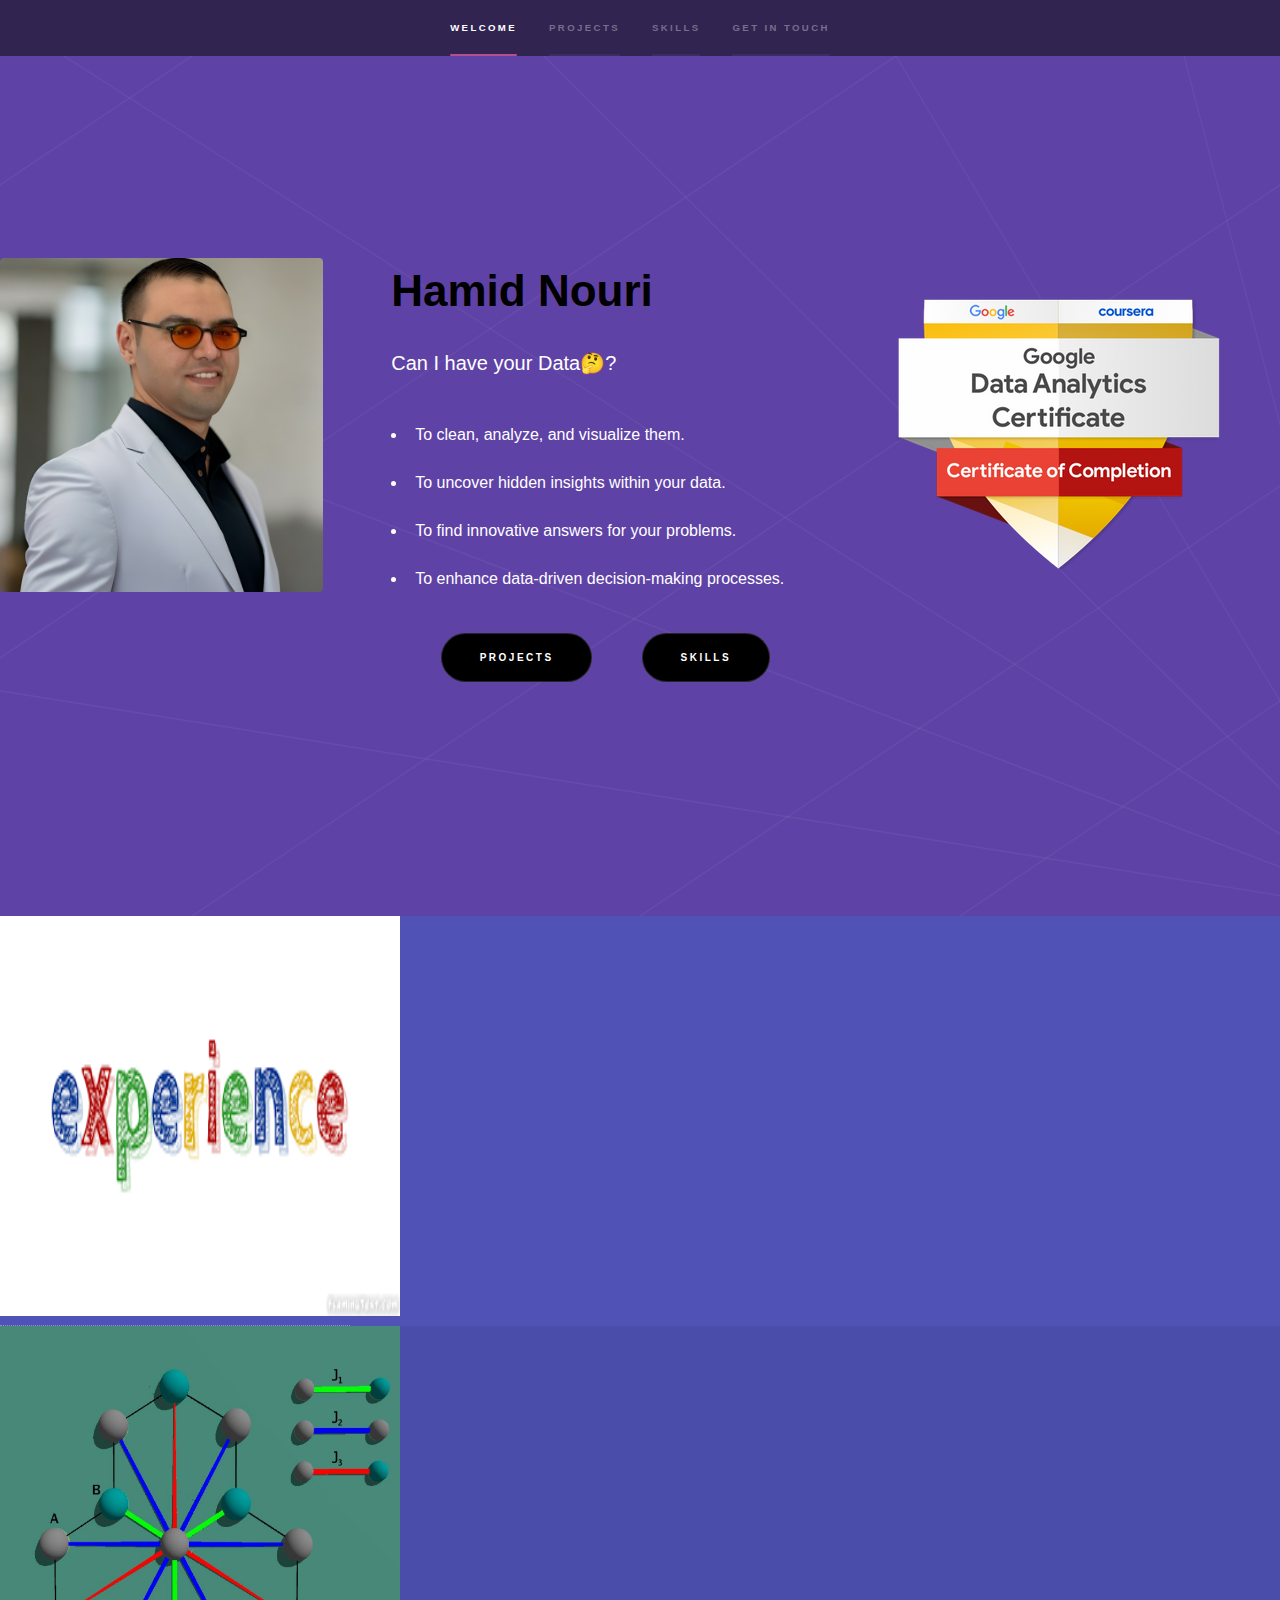
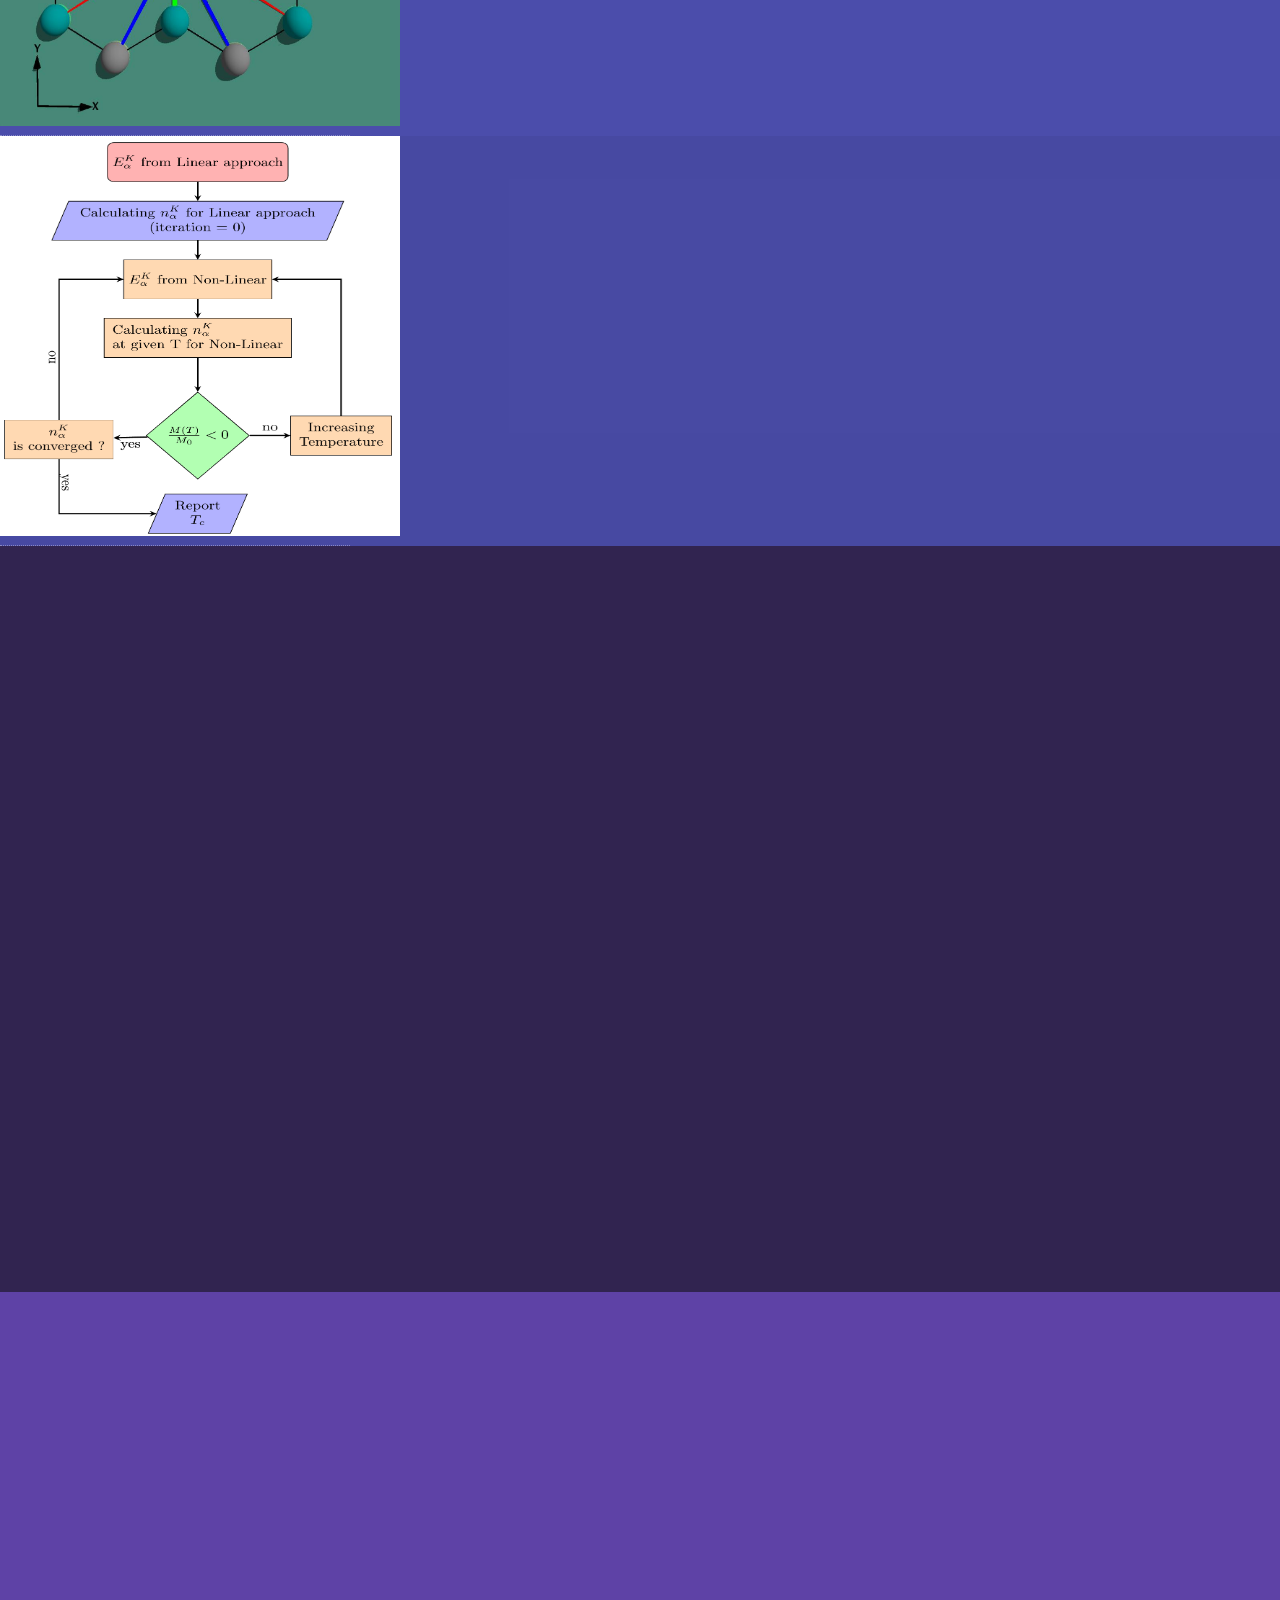
<file: index.html>
<!DOCTYPE HTML>
<!--
	Hyperspace by HTML5 UP
	html5up.net | @ajlkn
	Free for personal and commercial use under the CCA 3.0 license (html5up.net/license)
-->
<html>
	<head>
		<title>Hamid Nouri Portfolio</title>
		<meta charset="utf-8" />
		<meta name="viewport" content="width=device-width, initial-scale=1, user-scalable=no" />
		<link rel="stylesheet" href="assets/css/main.css" />
		<noscript><link rel="stylesheet" href="assets/css/noscript.css" /></noscript>
		<style>
			.black-text {
				color: black;
			}
		</style>
	</head>
	<body class="is-preload">

		<!-- Sidebar -->
			<section id="sidebar">
				<div class="inner">
					<nav>
						<ul>
							<li><a href="#intro">Welcome</a></li>
							<li><a href="#one">Projects</a></li>
							<li><a href="#two">Skills</a></li>
							<li><a href="#three">Get in touch</a></li>
						</ul>
					</nav>
				</div>
			</section>

		<!-- Wrapper -->
			<div id="wrapper">

				<!-- Intro -->
					<section id="intro" class="wrapper style1 fullscreen fade-up">
						<div class="row">

							<div class="column" style="float: left; width: 30%;">
								<a href="https://www.linkedin.com/in/hamidnourianalyst" class="image"><img src="images/Nouri_Hamid_BF4.jpg" alt="" data-position="center center" style="width: 88%;" /></a>
							</div>
							<div class="inner" style="float: right; width: 33%; margin-right: 5%;">
								<h1><span class="black-text">Hamid Nouri</span></h1>
								<p>
									<span style="color: white;">Can I have your Data🤔?</span>
									<ul style="color: white; list-style-type: disc;">
										<li style="margin-bottom: 20px;">To clean, analyze, and visualize them.</li>
										<li style="margin-bottom: 20px;">To uncover hidden insights within your data.</li>
										<li style="margin-bottom: 20px;">To find innovative answers for your problems.</li>
										<li style="margin-bottom: 20px;">To enhance data-driven decision-making processes.</li>
									</ul>
								</p>
								<div style="display: flex; align-items: center;">
									<ul class="actions">
										<li style="margin-right: 50px;"><a href="#one" class="button scrolly" style="background-color: black; color: white; font-size: 10px;margin-left: 50px;">Projects</a></li>
									</ul>
									<ul class="actions">
										<li><a href="#two" class="button scrolly" style="background-color: black; color: white; font-size: 10px;">Skills</a></li>
									</ul>
								</div>
							</div>
							
							<div class="column" style="float: right; width: 30%; margin-right: 1%;">
								<a href="https://www.credly.com/org/coursera/badge/google-data-analytics-professional-certificate.1" class="image">
									<img src="images/GCDA.png" alt="" data-position="right top" style="width: 100%;" />
								</a>
							</div>
							<div style="clear: both;"></div>							
						</div>
					</section>
				<!-- One -->
					<section id="one" class="wrapper style2 spotlights">
						<!--section>
							<a class="image left custom-image">
								<img src="images/empty-translucent-image" alt=""data-position="top center" width="400" height="400" />
							</a>
							<a class="image left custom-image">
								<img src="images/Ex1.png" alt=""data-position="top center" width="400" height="400" />
							</a>
						</section-->
						<section id="mySection1">
							<a href="generic1.html" class="custom-image">
								<img src="images/Ex1.png" alt=""data-position="top center" width="400" height="400" />
							</a>
							<div class="content">
								<div class="inner">
									<p style="color: white">
										Have you ever wondered how many years it takes to change your level?
										Or perhaps you've just started and need to know what the possibilities are
										for entry-level positions?
										By analyzing over 1.4 million job postings using
										data analysis techniques, and leveraging machine learning,
										the 'required years of expertise' is extracted to answer 
										these questions for you.
									</p>
									<ul class="actions">
										<li><a href="generic1.html" class="button" style="background-color: black; color: white; font-size: 10px;">Learn more</a></li>
									</ul>
								</div>
							</div>
						</section>
						
						
					    <section id="mySection2">
							<a href="generic2.html" class="custom-image"><img src="images/2D-atoms.jpg" alt="" data-position="top center" width="400" height="400" /></a>
							<div class="content">
								<div class="inner">
									<h2>Materials Classification</h2>
									<!--ul style="color: white; list-style-type: disc;">
										<li style="margin-bottom: 5px;">Main Achievement: Classifying over 3000 materials based on properties</li>
										<li style="margin-bottom: 5px;">Data Collection: API + Jupyter Notebook</li>
										<li style="margin-bottom: 5px;">Data Cleaning: Pandas + Numpy + Scipy + Excel</li>
										<li style="margin-bottom: 5px;">Data Visualization: Tableau + Matplotlib</li>
									</ul-->
									<p style="color: white">
									Is there a way to classify over 3000 materials based on their differing properties?
									The power of data-driven insights provides a definitive answer to this question,
									with a focus on magnetic properties									
									</p>
									<ul class="actions">
										<li><a href="generic2.html" class="button"style="background-color: black; color: white; font-size: 10px;">Learn more</a></li>
									</ul>
								</div>
							</div>
						</section>
						<section id="mySection3">
							<a href="generic3.html" class="custom-image" >
								<img src="images/Flowchart.png" alt="" width="400" height="400" />
							</a>							
							
							<div class="content">
								<div class="inner">
									<h2>2D Magnon Topology</h2>
									<p style="color: white">
										When it comes to finding new approaches for addressing missing values,
										why not consider creating an efficient workflow to calculate them accurately?
										With this method,
										you can even generalize the approach to be applicable to any other magnonic material
									<ul class="actions">
										<li><a href="generic3.html" class="button"style="background-color: black; color: white; font-size: 10px;">Learn more</a></li>
									</ul>
								</div>
							</div>
						</section>
					</section>

				<!-- Two -->
					<section id="two" class="wrapper style5 fade-up">
						<div class="inner">
							<h2>Skills</h2>
							<div class="features">
								<section>
									<span class="icon solid major fa-cogs"></span>
									<h3>Data Engineering</h3>
									<p><strong>Data collection</strong> using <strong>APIs</strong>
										and creating pipelines with <strong>Apache Airflow</strong>.
									</p>
								</section>
								
								<section>
									<span class="icon solid major fa-database"></span>
									<h3>Database Management</h3>
									<p>Querying data using <strong>SQL</strong> commands within <strong>MySQL</strong> and . <strong>Designing</strong>, and <strong>Maintaining</strong> relational databases.</p>
								</section>
														
								<section>
									<span class="icon solid major fa-chart-bar"></span>
									<h3>Data Visualization</h3>
									<p>
										<strong>Tableau</strong>, <strong>Matplotlib</strong> and <strong>Streamlit</strong>.
									</p>
								</section>

								<section>
									<span class="icon solid major fa-laptop-code"></span>
									<h3>Python</h3>
									<p>
										<strong>General Programming</strong>, <strong>Data Analysis</strong> and 
										<strong>Parallelization Techniques</strong> for efficient processing.
									</p>
								</section>
								
								<section>
									<span class="icon solid major fa-file-excel"></span>
									<h3>Data Analysis Tools</h3>
									<p><strong>Excel</strong> and <strong>Jupyter Notebook</strong>.
									</p>
								</section>						

								<section>
									<span class="icon solid major fa-code"></span>
									<h3>Web Design</h3>
									<p>Using <strong>HTML</strong> for creating websites.</p>
								</section>								
							</div>
							<!--ul class="actions">
								<li><a href="generic.html" class="button">Learn more</a></li>
							</ul-->
						</div>
					</section>

				<!-- Three -->
					<section id="three" class="wrapper style1 fade-up">
						<div class="inner">
							<!--h2>Get in touch</h2-->
							<div class="split style1">
								<!--section>
									<form method="post" action="your_server_script.php">
										<div class="fields">
											<div class="field half">
												<label for="name">Name</label>
												<input type="text" name="name" id="name" required>
											</div>
											<div class="field half">
												<label for="email">Email</label>
												<input type="email" name="email" id="email" required>
											</div>
											<div class="field">
												<label for="message">Message</label>
												<textarea name="message" id="message" rows="5" required></textarea>
											</div>
										</div>
										<ul class="actions">
											<li><input type="submit" value="Send Message" class="button"></li>
										</ul>
									</form>
								</section-->
								<section>
									<ul class="contact">
										<!--li>
											<h3>Address</h3>
											<span>Darmstadter Straße7,<br />
											      Ober-Ramstadt,<br />
												  64372, Germany
										    </span>
										</li-->
										<li>
											<h3>Email</h3>
											<a href="mailto:hamidnuri1990@gmail.com">hamidnuri1990@gmail.com</a>
										</li>
										<li>
											<h3>Phone</h3>
											<span>(+49) 15206067390</span>
										</li>
										<li>
											<h3>Social Media</h3>
											<ul class="icons">
												<li><a href="https://github.com/Hamid-Nouri" class="icon brands fa-github"><span class="label">GitHub</span></a></li>
												<li><a href="https://www.linkedin.com/in/hamidnourianalyst" class="icon brands fa-linkedin-in"><span class="label">LinkedIn</span></a></li>
												<li><a href="https://public.tableau.com/app/profile/hamid.nouri" class="icon fas fa-chart-bar"><span class="label">Tableau</span></a></li>
											</ul>
										</li>
									</ul>
								</section>
							</div>
						</div>
					</section>

			</div>

		<!-- Footer -->
			<footer id="footer" class="wrapper style1-alt">
				<div class="inner">
					<!--ul class="menu">
						<li>&copy; Untitled. All rights reserved.</li><li>Design: <a href="http://html5up.net">HTML5 UP</a></li>
					</ul-->
				</div>
			</footer>

		<!-- Scripts -->
			<script src="assets/js/jquery.min.js"></script>
			<script src="assets/js/jquery.scrollex.min.js"></script>
			<script src="assets/js/jquery.scrolly.min.js"></script>
			<script src="assets/js/browser.min.js"></script>
			<script src="assets/js/breakpoints.min.js"></script>
			<script src="assets/js/util.js"></script>
			<script src="assets/js/main.js"></script>

	</body>
</html>
</file>
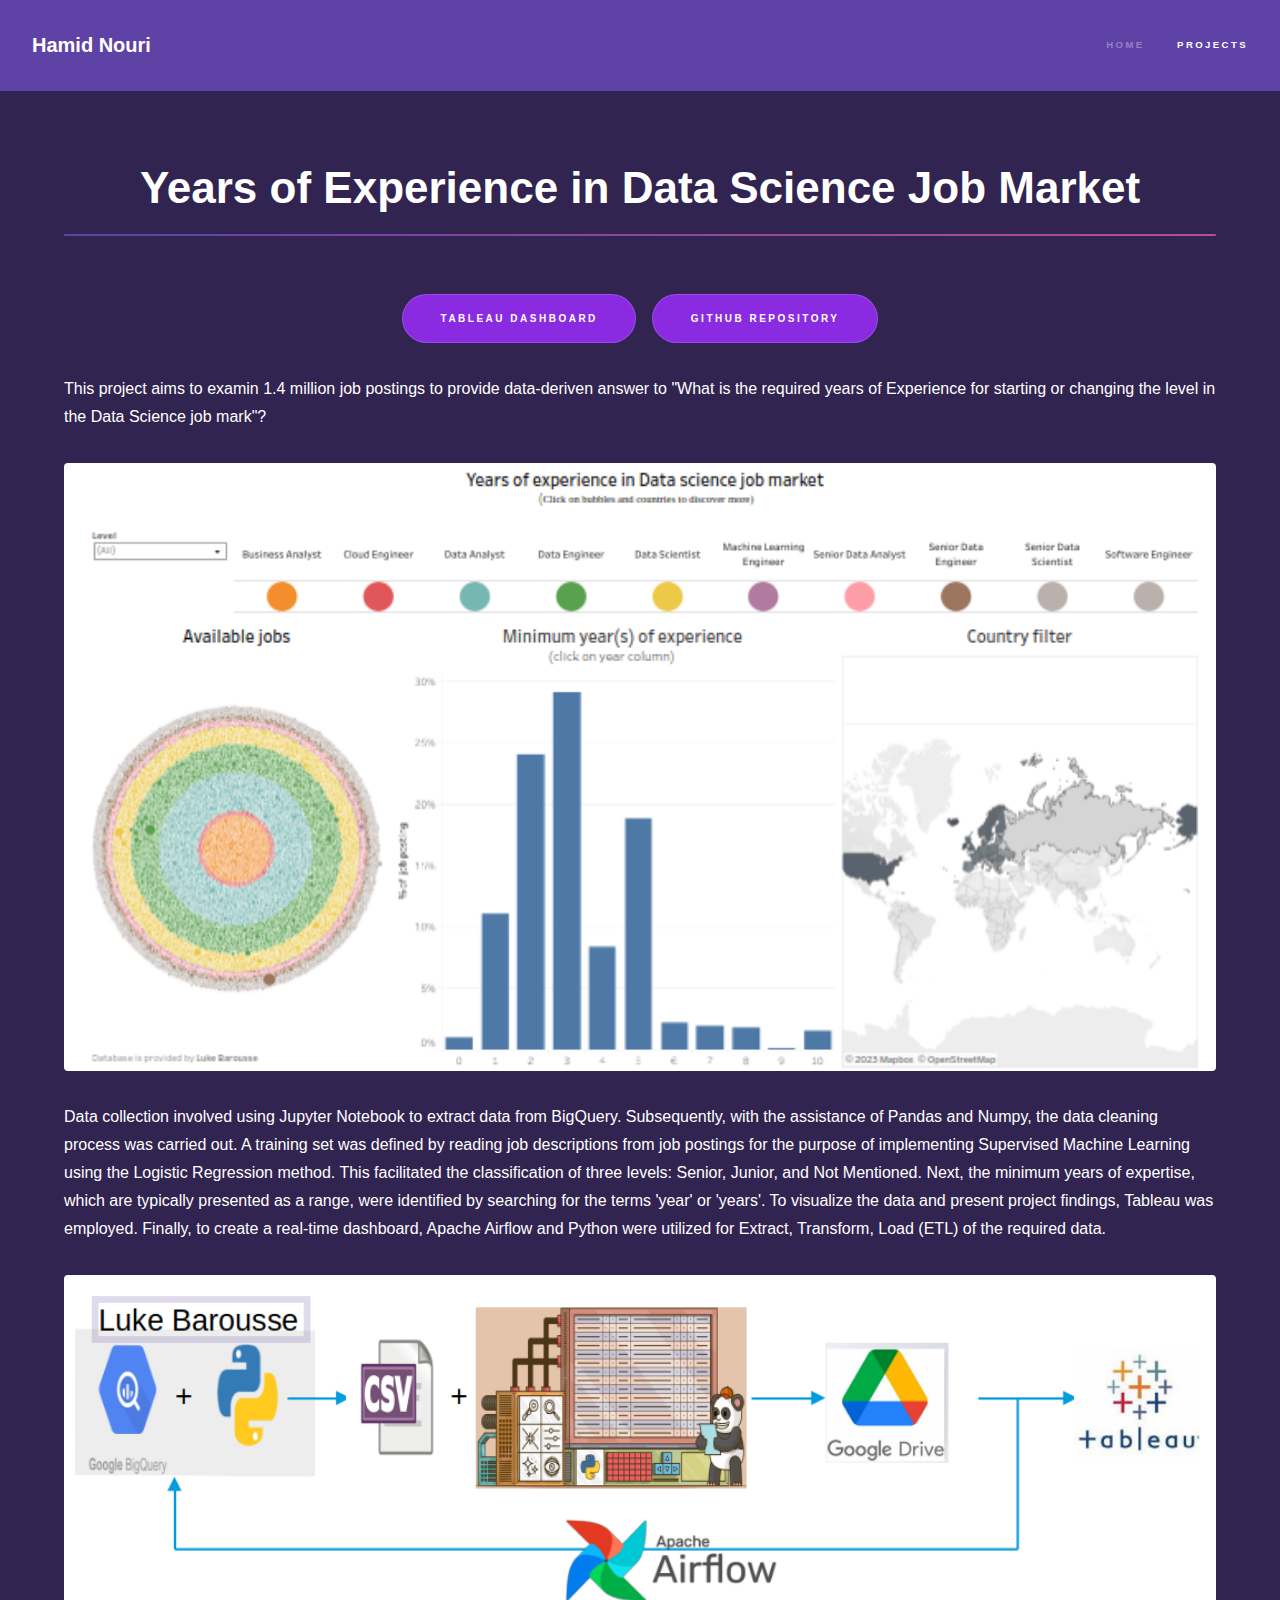
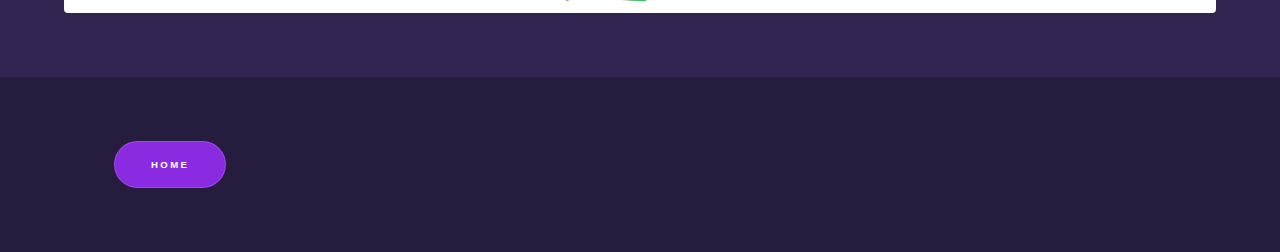
<file: generic1.html>
<!DOCTYPE HTML>
<!--
	Hyperspace by HTML5 UP
	html5up.net | @ajlkn
	Free for personal and commercial use under the CCA 3.0 license (html5up.net/license)
-->
<html>
	<head>
		<title>Projects</title>
		<meta charset="utf-8" />
		<meta name="viewport" content="width=device-width, initial-scale=1, user-scalable=no" />
		<link rel="stylesheet" href="assets/css/main.css" />
		<noscript><link rel="stylesheet" href="assets/css/noscript.css" /></noscript>
	</head>
	<body class="is-preload">

		<!-- Header -->
			<header id="header">
				<a href="index.html" class="title">Hamid Nouri</a>
				<nav>
					<ul>
						<li><a href="index.html">Home</a></li>
						<li><a href="generic1.html" class="active">Projects</a></li>
						<!--li><a href="elements.html">Elements</a></li-->
					</ul>
				</nav>
			</header>

		<!-- Wrapper -->
			<div id="wrapper">

				<!-- Main -->
					<section id="main" class="wrapper">
						<div class="inner">

							<h1 class="major" style="display: flex; justify-content: center;">Years of Experience in Data Science Job Market</h1>
							<div style="display: flex; justify-content: center;">
								<ul class="actions" style="list-style: none; padding: 0;">
									<li><a href="https://public.tableau.com/app/profile/hamid.nouri/viz/ExperienceLevelinJobMarket/Dashboard2" class="button scrolly" style="background-color: blueviolet; color: white; font-size: 10px;">Tableau dashboard</a></li>
									<li><a href="https://github.com/Hamid-Nouri/Years-Experience" class="button scrolly" style="background-color: blueviolet; color: white; font-size: 10px;">GitHub repository</a></li>
								</ul>
							</div>
							<p style="color: white;">
								This project aims to examin 1.4 million job postings to provide
								data-deriven answer to
								"What is the required years of Experience for starting or changing the level in the
								Data Science job mark"?<br \>
							</p>
							
							<span class="image fit"><img src="images/years.png" alt="" /></span>
							<p style="color: white;">
								Data collection involved using Jupyter Notebook to extract data from BigQuery.
								Subsequently, with the assistance of Pandas and Numpy, the data cleaning process was carried out.
								A training set was defined by reading job descriptions from job postings
								for the purpose of implementing Supervised Machine Learning using the Logistic Regression method.
								This facilitated the classification of three levels: Senior, Junior, and Not Mentioned.
								Next, the minimum years of expertise, which are typically presented as a range,
								were identified by searching for the terms 'year' or 'years'.
								To visualize the data and present project findings, Tableau was employed.
								Finally, to create a real-time dashboard,
								Apache Airflow and Python were utilized for Extract, Transform, Load (ETL) of the required data.
							</p>
                            <span class="image fit"><img src="images/airflow.png" alt="" /></span>
                            <p>
							</p>
                        </div>
					</section>

			</div>

		<!-- Footer -->
			<footer id="footer" class="wrapper alt">
				<div class="inner">
                    <ul class="actions">
                        <li style="margin-right: 50px;"><a href="index.html#mySection1" class="button scrolly" style="background-color: blueviolet; color: white; margin-left: 50px;">Home</a></li>
                    </ul>
					<!--ul class="menu">
                        <li><a href="index.html">Home</a></li>
						<li>&copy; Untitled. All rights reserved.</li><li>Design: <a href="http://html5up.net">HTML5 UP</a></li>
					</ul-->
				</div>
			</footer>

		<!-- Scripts -->
			<script src="assets/js/jquery.min.js"></script>
			<script src="assets/js/jquery.scrollex.min.js"></script>
			<script src="assets/js/jquery.scrolly.min.js"></script>
			<script src="assets/js/browser.min.js"></script>
			<script src="assets/js/breakpoints.min.js"></script>
			<script src="assets/js/util.js"></script>
			<script src="assets/js/main.js"></script>

	</body>
</html>
</file>
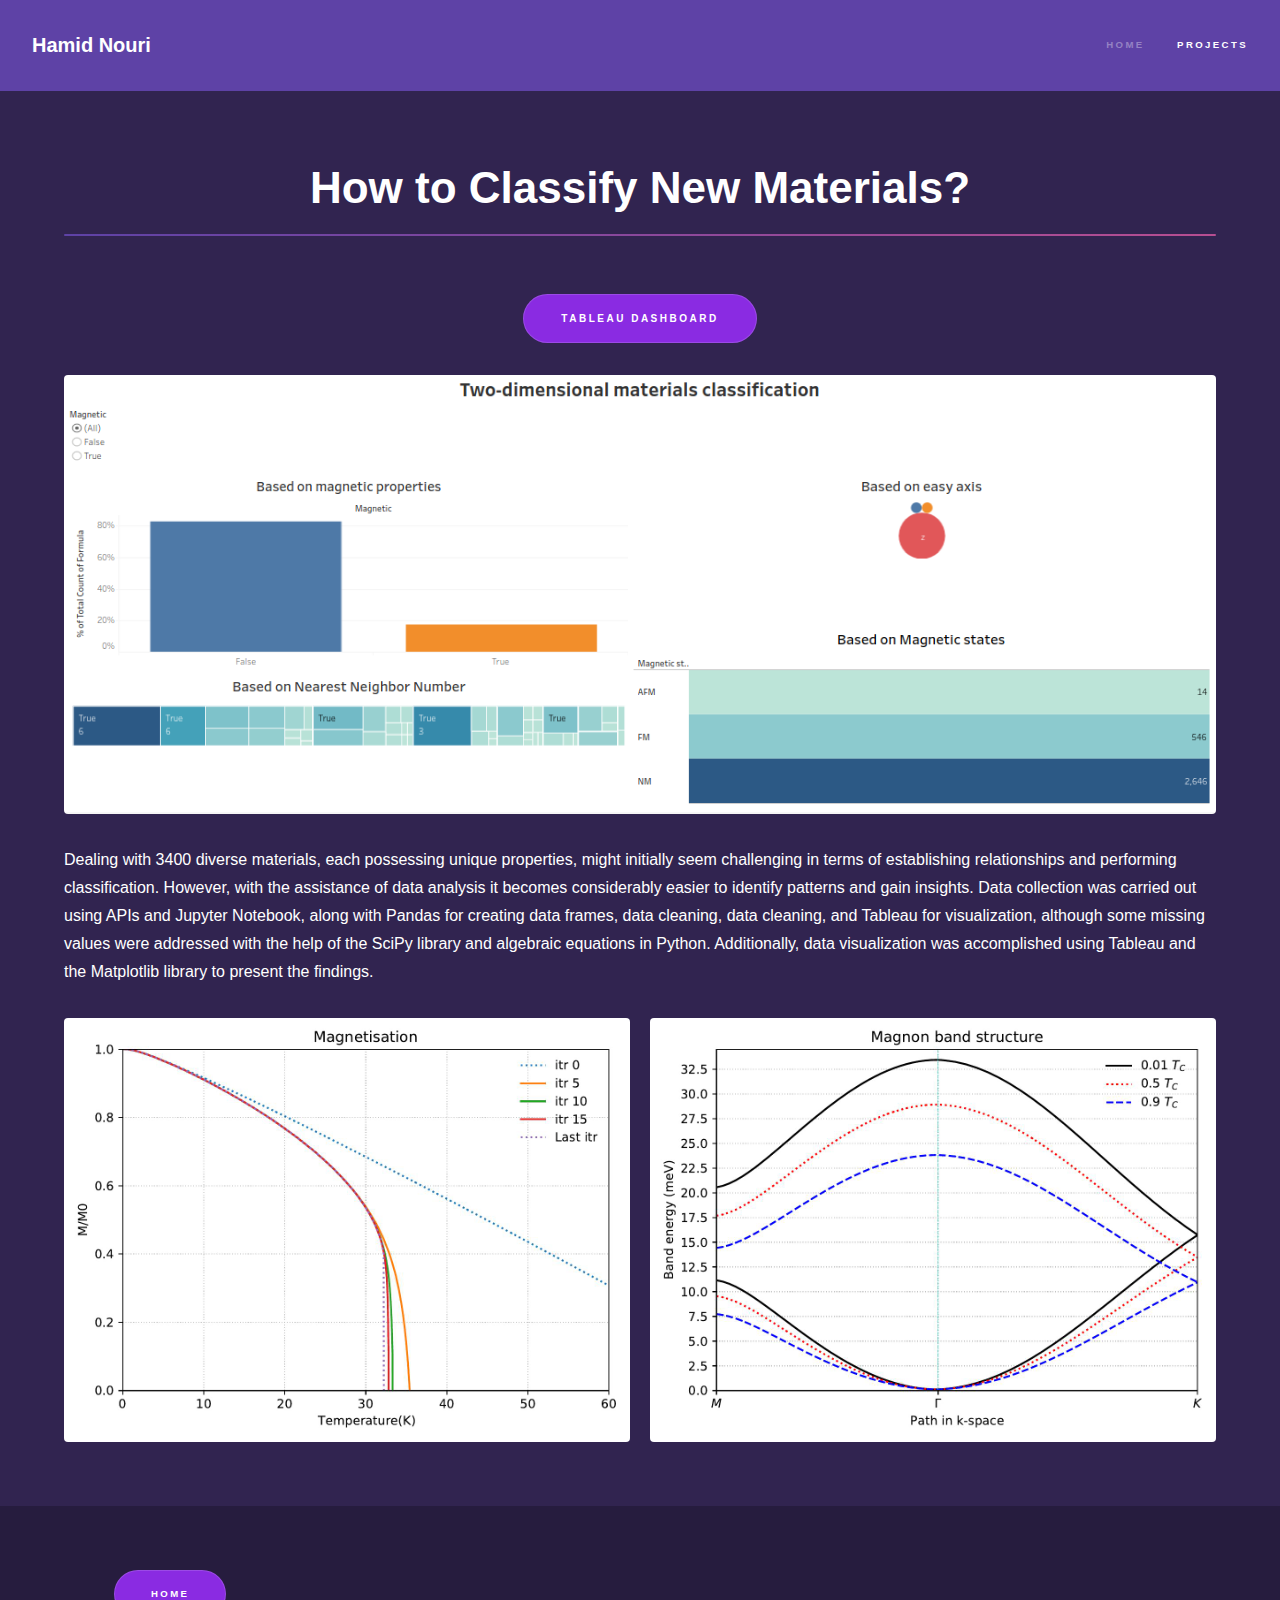
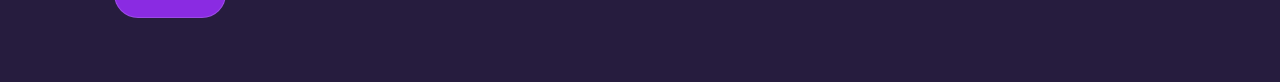
<file: generic2.html>
<!DOCTYPE HTML>
<!--
	Hyperspace by HTML5 UP
	html5up.net | @ajlkn
	Free for personal and commercial use under the CCA 3.0 license (html5up.net/license)
-->
<html>
	<head>
		<title>Projects</title>
		<meta charset="utf-8" />
		<meta name="viewport" content="width=device-width, initial-scale=1, user-scalable=no" />
		<link rel="stylesheet" href="assets/css/main.css" />
		<noscript><link rel="stylesheet" href="assets/css/noscript.css" /></noscript>
	</head>
	<body class="is-preload">

		<!-- Header -->
			<header id="header">
				<a href="index.html" class="title">Hamid Nouri</a>
				<nav>
					<ul>
						<li><a href="index.html">Home</a></li>
						<li><a href="generic1.html" class="active">Projects</a></li>
						<!--li><a href="elements.html">Elements</a></li-->
					</ul>
				</nav>
			</header>

		<!-- Wrapper -->
			<div id="wrapper">

				<!-- Main -->
					<section id="main" class="wrapper">
						<div class="inner">
							<h1 class="major" style="display: flex; justify-content: center;">How to Classify New Materials?</h1>
							<div style="display: flex; justify-content: center;">
								<ul class="actions" style="list-style: none; padding: 0;">
									<li><a href="https://public.tableau.com/app/profile/hamid.nouri/viz/2D-Classification/Dashboard1" class="button scrolly" style="background-color: blueviolet; color: white; font-size: 10px;">Tableau dashboard</a></li>
									<!--li><a href="https://github.com/Hamid-Nouri/Years-Experience" class="button scrolly" style="background-color: blueviolet; color: white; font-size: 10px;">GitHub repository</a></li-->
								</ul>
							</div>
							<span class="image fit"><img src="images/2D-Classification.png" alt="" /></span>
							<p style="color: white;">
								Dealing with 3400 diverse materials, each possessing unique properties,
								might initially seem challenging in terms of establishing relationships
								and performing classification.
								However, with the assistance of data analysis it becomes considerably easier to identify patterns
								and gain insights. Data collection was carried out using APIs and Jupyter Notebook, 
								along with Pandas for creating data frames, data cleaning,
								data cleaning, and Tableau for visualization,
								although some missing values were addressed with the help of the SciPy library and algebraic
								equations in Python.
								Additionally, data visualization was accomplished using Tableau and the Matplotlib library
								to present the findings.
							</p>
                                <div style="display: flex; justify-content: space-between;">
                                    <span class="image fit"><img src="images/Magnetisation_convergency_of_RSTW_CrGrTe.jpg" alt="" /></span>
                                    <span class="image fit" style="margin-left: 20px;"><img src="images/MGK_RSWT_3_temp_CrGeTe.jpg" alt="" /></span>
                                </div>
                        </div>
					</section>

			</div>

		<!-- Footer -->
			<footer id="footer" class="wrapper alt">
				<div class="inner">
                    <ul class="actions">
                        <li style="margin-right: 50px;"><a href="index.html#mySection2" class="button scrolly" style="background-color: blueviolet; color: white; margin-left: 50px;">Home</a></li>
                    </ul>
					<!--ul class="menu">
                        <li><a href="index.html">Home</a></li>
						<li>&copy; Untitled. All rights reserved.</li><li>Design: <a href="http://html5up.net">HTML5 UP</a></li>
					</ul-->
				</div>
			</footer>

		<!-- Scripts -->
			<script src="assets/js/jquery.min.js"></script>
			<script src="assets/js/jquery.scrollex.min.js"></script>
			<script src="assets/js/jquery.scrolly.min.js"></script>
			<script src="assets/js/browser.min.js"></script>
			<script src="assets/js/breakpoints.min.js"></script>
			<script src="assets/js/util.js"></script>
			<script src="assets/js/main.js"></script>

	</body>
</html>
</file>
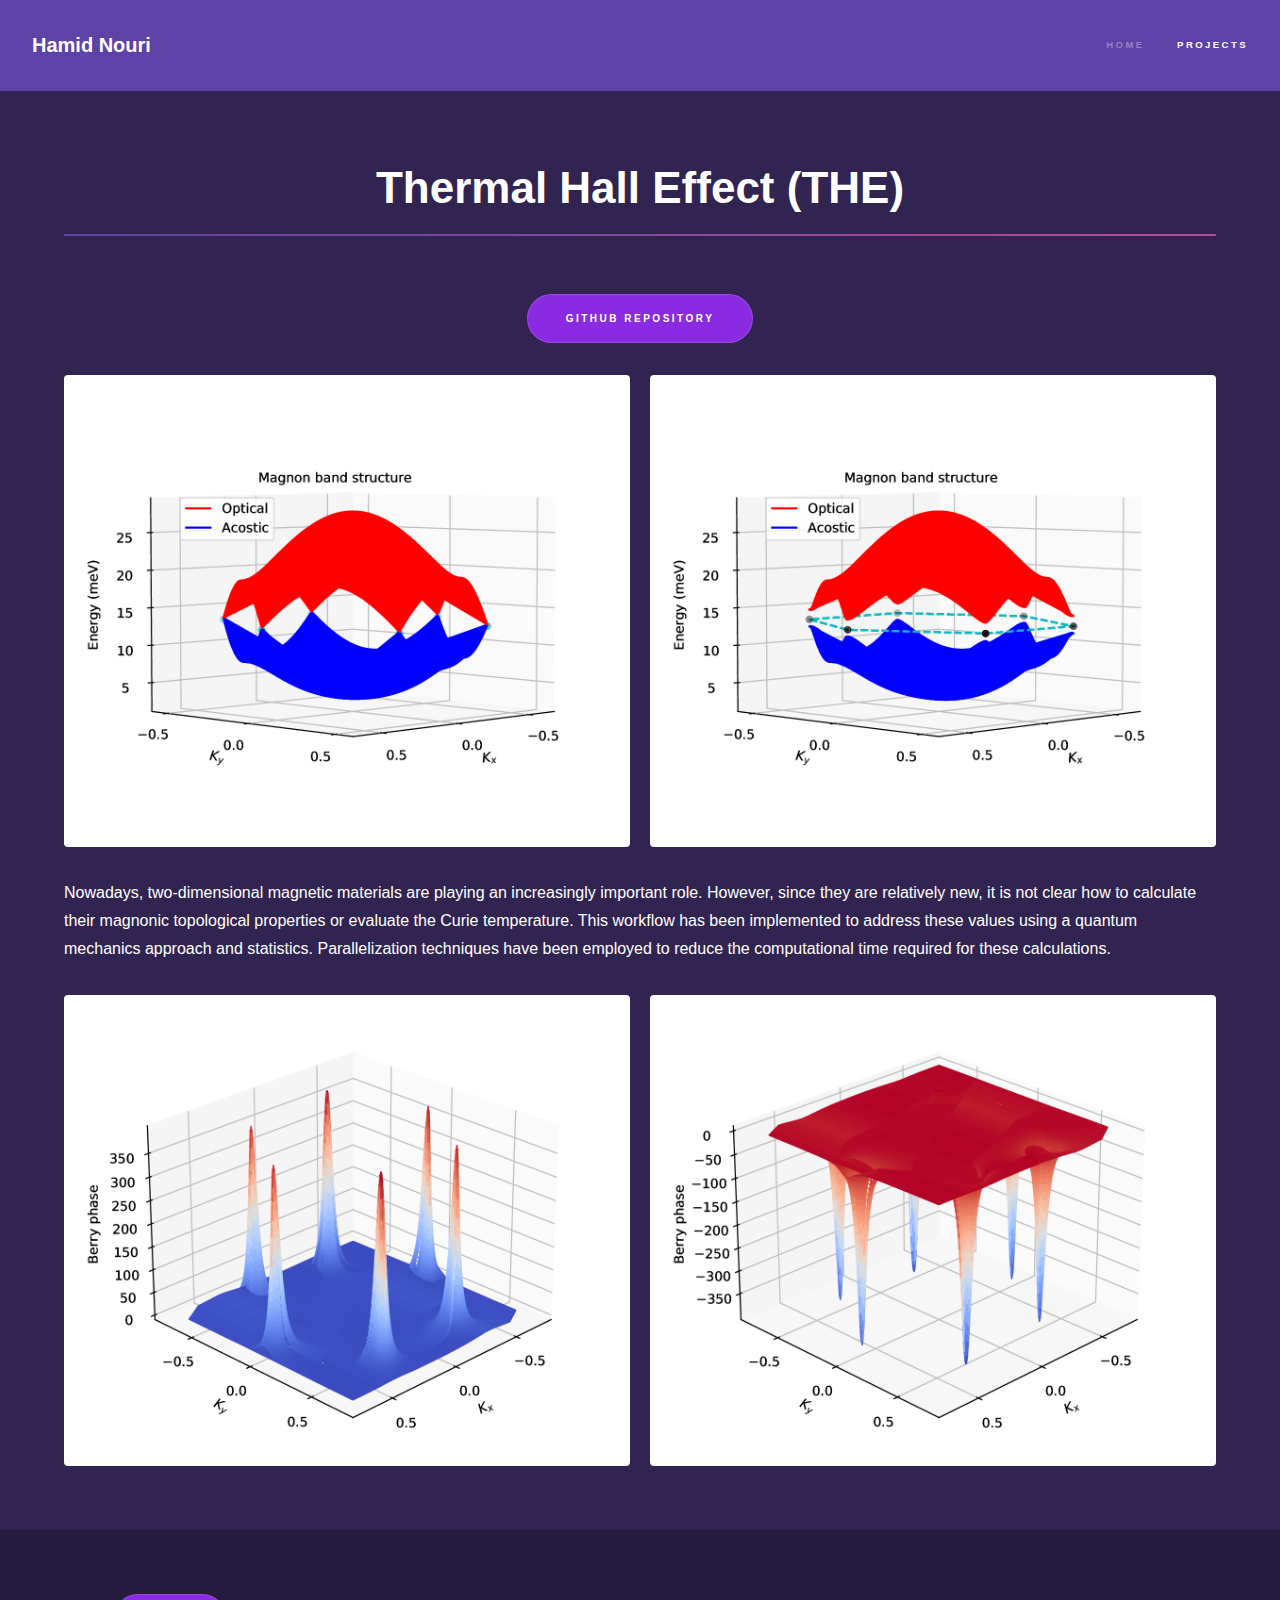
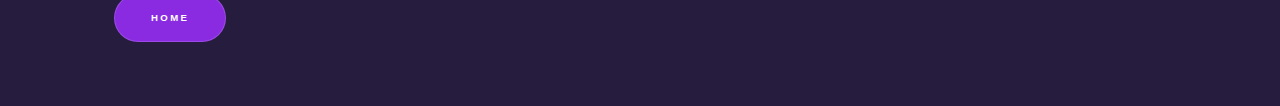
<file: generic3.html>
<!DOCTYPE HTML>
<!--
	Hyperspace by HTML5 UP
	html5up.net | @ajlkn
	Free for personal and commercial use under the CCA 3.0 license (html5up.net/license)
-->
<html>
	<head>
		<title>Projects</title>
		<meta charset="utf-8" />
		<meta name="viewport" content="width=device-width, initial-scale=1, user-scalable=no" />
		<link rel="stylesheet" href="assets/css/main.css" />
		<noscript><link rel="stylesheet" href="assets/css/noscript.css" /></noscript>
	</head>
	<body class="is-preload">

		<!-- Header -->
			<header id="header">
				<a href="index.html" class="title">Hamid Nouri</a>
				<nav>
					<ul>
						<li><a href="index.html">Home</a></li>
						<li><a href="generic3.html" class="active">Projects</a></li>
						<!--li><a href="elements.html">Elements</a></li-->
					</ul>
				</nav>
			</header>

		<!-- Wrapper -->
			<div id="wrapper">

				<!-- Main -->
					<section id="main" class="wrapper">
						<div class="inner">

							<h1 class="major" style="display: flex; justify-content: center;">Thermal Hall Effect (THE)</h1>
							<div style="display: flex; justify-content: center;">
								<ul class="actions" style="list-style: none; padding: 0;">
									<!--li><a href="https://public.tableau.com/app/profile/hamid.nouri/viz/ExperienceLevelinJobMarket/Dashboard2" class="button scrolly" style="background-color: blueviolet; color: white; font-size: 10px;">Tableau dashboard</a></li-->
									<li><a href="https://github.com/Hamid-Nouri/2D-Magnon-Topology" class="button scrolly" style="background-color: blueviolet; color: white; font-size: 10px;">GitHub repository</a></li>
								</ul>
							</div>
							<div style="display: flex; justify-content: space-between;">
								<span class="image fit"><img src="images/Band_Structure_DMI_0.0.jpg" alt="" /></span>
								<span class="image fit" style="margin-left: 20px;"><img src="images/Band_Structure_DMI_0.22.jpg" alt="" /></span>
							</div>
							
							<p style="color: white;">
							Nowadays, two-dimensional magnetic materials are playing an increasingly important role.
							However, since they are relatively new, it is not clear how to calculate their magnonic 
							topological properties or evaluate the Curie temperature. This workflow has been implemented 
							to address these values using a quantum mechanics approach and statistics. Parallelization 
							techniques have been employed to reduce the computational time required for these calculations.
							</p>
							<div style="display: flex; justify-content: space-between;">
								<span class="image fit"><img src="images/Berry_phase_DMII_1.22_3D.jpg" alt="" /></span>
								<span class="image fit" style="margin-left: 20px;"><img src="images/Berry_phase_DMII_-0.22_3D_1.jpg" alt="" /></span>
							</div>
                        </div>
					</section>

			</div>

		<!-- Footer -->
			<footer id="footer" class="wrapper alt">
				<div class="inner">
                    <ul class="actions">
                        <li style="margin-right: 50px;"><a href="index.html#mySection3" class="button scrolly" style="background-color: blueviolet; color: white; margin-left: 50px;">Home</a></li>
                    </ul>
				</div>
			</footer>

		<!-- Scripts -->
			<script src="assets/js/jquery.min.js"></script>
			<script src="assets/js/jquery.scrollex.min.js"></script>
			<script src="assets/js/jquery.scrolly.min.js"></script>
			<script src="assets/js/browser.min.js"></script>
			<script src="assets/js/breakpoints.min.js"></script>
			<script src="assets/js/util.js"></script>
			<script src="assets/js/main.js"></script>

	</body>
</html>
</file>
<file: assets/css/noscript.css>
/*
	Hyperspace by HTML5 UP
	html5up.net | @ajlkn
	Free for personal and commercial use under the CCA 3.0 license (html5up.net/license)
*/

/* Spotlights */

	.spotlights > section > .image:before {
		opacity: 0 !important;
	}

	.spotlights > section > .content > .inner {
		-moz-transform: none !important;
		-webkit-transform: none !important;
		-ms-transform: none !important;
		transform: none !important;
		opacity: 1 !important;
	}

/* Wrapper */

	.wrapper > .inner {
		opacity: 1 !important;
		-moz-transform: none !important;
		-webkit-transform: none !important;
		-ms-transform: none !important;
		transform: none !important;
	}

/* Sidebar */

	#sidebar > .inner {
		opacity: 1 !important;
	}

	#sidebar nav > ul > li {
		-moz-transform: none !important;
		-webkit-transform: none !important;
		-ms-transform: none !important;
		transform: none !important;
		opacity: 1 !important;
	}
</file>
<file: assets/css/main.css>
@import url(fontawesome-all.min.css);

/*
	Hyperspace by HTML5 UP
	html5up.net | @ajlkn
	Free for personal and commercial use under the CCA 3.0 license (html5up.net/license)
*/

html, body, div, span, applet, object,
iframe, h1, h2, h3, h4, h5, h6, p, blockquote,
pre, a, abbr, acronym, address, big, cite,
code, del, dfn, em, img, ins, kbd, q, s, samp,
small, strike, strong, sub, sup, tt, var, b,
u, i, center, dl, dt, dd, ol, ul, li, fieldset,
form, label, legend, table, caption, tbody,
tfoot, thead, tr, th, td, article, aside,
canvas, details, embed, figure, figcaption,
footer, header, hgroup, menu, nav, output, ruby,
section, summary, time, mark, audio, video {
	margin: 0;
	padding: 0;
	border: 0;
	font-size: 100%;
	font: inherit;
	vertical-align: baseline;}

article, aside, details, figcaption, figure,
footer, header, hgroup, menu, nav, section {
	display: block;}

body {
	line-height: 1;
}

ol, ul {
	list-style: none;
}

blockquote, q {
	quotes: none;
}

	blockquote:before, blockquote:after, q:before, q:after {
		content: '';
		content: none;
	}

table {
	border-collapse: collapse;
	border-spacing: 0;
}

body {
	-webkit-text-size-adjust: none;
}

mark {
	background-color: transparent;
	color: inherit;
}

input::-moz-focus-inner {
	border: 0;
	padding: 0;
}

input, select, textarea {
	-moz-appearance: none;
	-webkit-appearance: none;
	-ms-appearance: none;
	appearance: none;
}

/* Basic */

	@-ms-viewport {
		width: device-width;
	}

	body {
		-ms-overflow-style: scrollbar;
	}

	@media screen and (max-width: 480px) {

		html, body {
			min-width: 320px;
		}

	}

	html {
		box-sizing: border-box;
	}

	*, *:before, *:after {
		box-sizing: inherit;
	}

	body {
		background: #312450;
	}

		body.is-preload *, body.is-preload *:before, body.is-preload *:after {
			-moz-animation: none !important;
			-webkit-animation: none !important;
			-ms-animation: none !important;
			animation: none !important;
			-moz-transition: none !important;
			-webkit-transition: none !important;
			-ms-transition: none !important;
			transition: none !important;
		}

/* Type */

	body, input, select, textarea {
		color: rgba(255, 255, 255, 0.55);
		font-family: Arial, Helvetica, sans-serif;
		font-size: 16.5pt;
		font-weight: normal;
		line-height: 1.75;
	}

		@media screen and (max-width: 1680px) {

			body, input, select, textarea {
				font-size: 13pt;
			}

		}

		@media screen and (max-width: 1280px) {

			body, input, select, textarea {
				font-size: 12pt;
			}

		}

		@media screen and (max-width: 360px) {

			body, input, select, textarea {
				font-size: 11pt;
			}

		}

	a {
		-moz-transition: color 0.2s ease, border-bottom-color 0.2s ease;
		-webkit-transition: color 0.2s ease, border-bottom-color 0.2s ease;
		-ms-transition: color 0.2s ease, border-bottom-color 0.2s ease;
		transition: color 0.2s ease, border-bottom-color 0.2s ease;
		border-bottom: dotted 1px rgba(255, 255, 255, 0.35);
		color: inherit;
		text-decoration: none;
	}

		a:hover {
			border-bottom-color: transparent;
			color: #ffffff;
		}

	strong, b {
		color: #ffffff;
		font-weight: bold;
	}

	em, i {
		font-style: italic;
	}

	p {
		margin: 0 0 2em 0;
	}

	h1, h2, h3, h4, h5, h6 {
		color: #ffffff;
		font-weight: bold;
		line-height: 1.5;
		margin: 0 0 0.5em 0;
	}

		h1 a, h2 a, h3 a, h4 a, h5 a, h6 a {
			color: inherit;
			text-decoration: none;
		}

	h1 {
		font-size: 2.75em;
	}

		h1.major {
			margin: 0 0 1.3em 0;
			position: relative;
			padding-bottom: 0.35em;
		}

			h1.major:after {
				background-image: -moz-linear-gradient(to right, #5e42a6, #b74e91);
				background-image: -webkit-linear-gradient(to right, #5e42a6, #b74e91);
				background-image: -ms-linear-gradient(to right, #5e42a6, #b74e91);
				background-image: linear-gradient(to right, #5e42a6, #b74e91);
				-moz-transition: max-width 0.2s ease;
				-webkit-transition: max-width 0.2s ease;
				-ms-transition: max-width 0.2s ease;
				transition: max-width 0.2s ease;
				border-radius: 0.2em;
				bottom: 0;
				content: '';
				height: 0.05em;
				position: absolute;
				right: 0;
				width: 100%;
			}

	h2 {
		font-size: 1.75em;
	}

	h3 {
		font-size: 1.1em;
	}

	h4 {
		font-size: 1em;
	}

	h5 {
		font-size: 0.8em;
	}

	h6 {
		font-size: 0.6em;
	}

	@media screen and (max-width: 736px) {

		h1 {
			font-size: 2em;
		}

		h2 {
			font-size: 1.25em;
		}

		h3 {
			font-size: 1em;
		}

		h4 {
			font-size: 0.8em;
		}

		h5 {
			font-size: 0.6em;
		}

		h6 {
			font-size: 0.6em;
		}

	}

	sub {
		font-size: 0.8em;
		position: relative;
		top: 0.5em;
	}

	sup {
		font-size: 0.8em;
		position: relative;
		top: -0.5em;
	}

	blockquote {
		border-left: solid 4px rgba(255, 255, 255, 0.15);
		font-style: italic;
		margin: 0 0 2em 0;
		padding: 0.5em 0 0.5em 2em;
	}

	code {
		background: rgba(255, 255, 255, 0.05);
		border-radius: 0.25em;
		border: solid 1px rgba(255, 255, 255, 0.15);
		font-family: "Courier New", monospace;
		font-size: 0.9em;
		margin: 0 0.25em;
		padding: 0.25em 0.65em;
	}

	pre {
		-webkit-overflow-scrolling: touch;
		font-family: "Courier New", monospace;
		font-size: 0.9em;
		margin: 0 0 2em 0;
	}

		pre code {
			display: block;
			line-height: 1.75em;
			padding: 1em 1.5em;
			overflow-x: auto;
		}

	hr {
		border: 0;
		border-bottom: solid 1px rgba(255, 255, 255, 0.15);
		margin: 2em 0;
	}

		hr.major {
			margin: 3em 0;
		}

	.align-left {
		text-align: left;
	}

	.align-center {
		text-align: center;
	}

	.align-right {
		text-align: right;
	}

/* Row */

	.row {
		display: flex;
		flex-wrap: wrap;
		box-sizing: border-box;
		align-items: stretch;
	}

		.row > * {
			box-sizing: border-box;
		}

		.row.gtr-uniform > * > :last-child {
			margin-bottom: 0;
		}

		.row.aln-left {
			justify-content: flex-start;
		}

		.row.aln-center {
			justify-content: center;
		}

		.row.aln-right {
			justify-content: flex-end;
		}

		.row.aln-top {
			align-items: flex-start;
		}

		.row.aln-middle {
			align-items: center;
		}

		.row.aln-bottom {
			align-items: flex-end;
		}

		.row > .imp {
			order: -1;
		}

		.row > .col-1 {
			width: 8.33333%;
		}

		.row > .off-1 {
			margin-left: 8.33333%;
		}

		.row > .col-2 {
			width: 16.66667%;
		}

		.row > .off-2 {
			margin-left: 16.66667%;
		}

		.row > .col-3 {
			width: 25%;
		}

		.row > .off-3 {
			margin-left: 25%;
		}

		.row > .col-4 {
			width: 33.33333%;
		}

		.row > .off-4 {
			margin-left: 33.33333%;
		}

		.row > .col-5 {
			width: 41.66667%;
		}

		.row > .off-5 {
			margin-left: 41.66667%;
		}

		.row > .col-6 {
			width: 50%;
		}

		.row > .off-6 {
			margin-left: 50%;
		}

		.row > .col-7 {
			width: 58.33333%;
		}

		.row > .off-7 {
			margin-left: 58.33333%;
		}

		.row > .col-8 {
			width: 66.66667%;
		}

		.row > .off-8 {
			margin-left: 66.66667%;
		}

		.row > .col-9 {
			width: 75%;
		}

		.row > .off-9 {
			margin-left: 75%;
		}

		.row > .col-10 {
			width: 83.33333%;
		}

		.row > .off-10 {
			margin-left: 83.33333%;
		}

		.row > .col-11 {
			width: 91.66667%;
		}

		.row > .off-11 {
			margin-left: 91.66667%;
		}

		.row > .col-12 {
			width: 100%;
		}

		.row > .off-12 {
			margin-left: 100%;
		}

		.row.gtr-0 {
			margin-top: 0;
			margin-left: 0em;
		}

			.row.gtr-0 > * {
				padding: 0 0 0 0em;
			}

			.row.gtr-0.gtr-uniform {
				margin-top: 0em;
			}

				.row.gtr-0.gtr-uniform > * {
					padding-top: 0em;
				}

		.row.gtr-25 {
			margin-top: 0;
			margin-left: -0.375em;
		}

			.row.gtr-25 > * {
				padding: 0 0 0 0.375em;
			}

			.row.gtr-25.gtr-uniform {
				margin-top: -0.375em;
			}

				.row.gtr-25.gtr-uniform > * {
					padding-top: 0.375em;
				}

		.row.gtr-50 {
			margin-top: 0;
			margin-left: -0.75em;
		}

			.row.gtr-50 > * {
				padding: 0 0 0 0.75em;
			}

			.row.gtr-50.gtr-uniform {
				margin-top: -0.75em;
			}

				.row.gtr-50.gtr-uniform > * {
					padding-top: 0.75em;
				}

		.row {
			margin-top: 0;
			margin-left: -1.5em;
		}

			.row > * {
				padding: 0 0 0 1.5em;
			}

			.row.gtr-uniform {
				margin-top: -1.5em;
			}

				.row.gtr-uniform > * {
					padding-top: 1.5em;
				}

		.row.gtr-150 {
			margin-top: 0;
			margin-left: -2.25em;
		}

			.row.gtr-150 > * {
				padding: 0 0 0 2.25em;
			}

			.row.gtr-150.gtr-uniform {
				margin-top: -2.25em;
			}

				.row.gtr-150.gtr-uniform > * {
					padding-top: 2.25em;
				}

		.row.gtr-200 {
			margin-top: 0;
			margin-left: -3em;
		}

			.row.gtr-200 > * {
				padding: 0 0 0 3em;
			}

			.row.gtr-200.gtr-uniform {
				margin-top: -3em;
			}

				.row.gtr-200.gtr-uniform > * {
					padding-top: 3em;
				}

		@media screen and (max-width: 1680px) {

			.row {
				display: flex;
				flex-wrap: wrap;
				box-sizing: border-box;
				align-items: stretch;
			}

				.row > * {
					box-sizing: border-box;
				}

				.row.gtr-uniform > * > :last-child {
					margin-bottom: 0;
				}

				.row.aln-left {
					justify-content: flex-start;
				}

				.row.aln-center {
					justify-content: center;
				}

				.row.aln-right {
					justify-content: flex-end;
				}

				.row.aln-top {
					align-items: flex-start;
				}

				.row.aln-middle {
					align-items: center;
				}

				.row.aln-bottom {
					align-items: flex-end;
				}

				.row > .imp-xlarge {
					order: -1;
				}

				.row > .col-1-xlarge {
					width: 8.33333%;
				}

				.row > .off-1-xlarge {
					margin-left: 8.33333%;
				}

				.row > .col-2-xlarge {
					width: 16.66667%;
				}

				.row > .off-2-xlarge {
					margin-left: 16.66667%;
				}

				.row > .col-3-xlarge {
					width: 25%;
				}

				.row > .off-3-xlarge {
					margin-left: 25%;
				}

				.row > .col-4-xlarge {
					width: 33.33333%;
				}

				.row > .off-4-xlarge {
					margin-left: 33.33333%;
				}

				.row > .col-5-xlarge {
					width: 41.66667%;
				}

				.row > .off-5-xlarge {
					margin-left: 41.66667%;
				}

				.row > .col-6-xlarge {
					width: 50%;
				}

				.row > .off-6-xlarge {
					margin-left: 50%;
				}

				.row > .col-7-xlarge {
					width: 58.33333%;
				}

				.row > .off-7-xlarge {
					margin-left: 58.33333%;
				}

				.row > .col-8-xlarge {
					width: 66.66667%;
				}

				.row > .off-8-xlarge {
					margin-left: 66.66667%;
				}

				.row > .col-9-xlarge {
					width: 75%;
				}

				.row > .off-9-xlarge {
					margin-left: 75%;
				}

				.row > .col-10-xlarge {
					width: 83.33333%;
				}

				.row > .off-10-xlarge {
					margin-left: 83.33333%;
				}

				.row > .col-11-xlarge {
					width: 91.66667%;
				}

				.row > .off-11-xlarge {
					margin-left: 91.66667%;
				}

				.row > .col-12-xlarge {
					width: 100%;
				}

				.row > .off-12-xlarge {
					margin-left: 100%;
				}

				.row.gtr-0 {
					margin-top: 0;
					margin-left: 0em;
				}

					.row.gtr-0 > * {
						padding: 0 0 0 0em;
					}

					.row.gtr-0.gtr-uniform {
						margin-top: 0em;
					}

						.row.gtr-0.gtr-uniform > * {
							padding-top: 0em;
						}

				.row.gtr-25 {
					margin-top: 0;
					margin-left: -0.375em;
				}

					.row.gtr-25 > * {
						padding: 0 0 0 0.375em;
					}

					.row.gtr-25.gtr-uniform {
						margin-top: -0.375em;
					}

						.row.gtr-25.gtr-uniform > * {
							padding-top: 0.375em;
						}

				.row.gtr-50 {
					margin-top: 0;
					margin-left: -0.75em;
				}

					.row.gtr-50 > * {
						padding: 0 0 0 0.75em;
					}

					.row.gtr-50.gtr-uniform {
						margin-top: -0.75em;
					}

						.row.gtr-50.gtr-uniform > * {
							padding-top: 0.75em;
						}

				.row {
					margin-top: 0;
					margin-left: -1.5em;
				}

					.row > * {
						padding: 0 0 0 1.5em;
					}

					.row.gtr-uniform {
						margin-top: -1.5em;
					}

						.row.gtr-uniform > * {
							padding-top: 1.5em;
						}

				.row.gtr-150 {
					margin-top: 0;
					margin-left: -2.25em;
				}

					.row.gtr-150 > * {
						padding: 0 0 0 2.25em;
					}

					.row.gtr-150.gtr-uniform {
						margin-top: -2.25em;
					}

						.row.gtr-150.gtr-uniform > * {
							padding-top: 2.25em;
						}

				.row.gtr-200 {
					margin-top: 0;
					margin-left: -3em;
				}

					.row.gtr-200 > * {
						padding: 0 0 0 3em;
					}

					.row.gtr-200.gtr-uniform {
						margin-top: -3em;
					}

						.row.gtr-200.gtr-uniform > * {
							padding-top: 3em;
						}

		}

		@media screen and (max-width: 1280px) {

			.row {
				display: flex;
				flex-wrap: wrap;
				box-sizing: border-box;
				align-items: stretch;
			}

				.row > * {
					box-sizing: border-box;
				}

				.row.gtr-uniform > * > :last-child {
					margin-bottom: 0;
				}

				.row.aln-left {
					justify-content: flex-start;
				}

				.row.aln-center {
					justify-content: center;
				}

				.row.aln-right {
					justify-content: flex-end;
				}

				.row.aln-top {
					align-items: flex-start;
				}

				.row.aln-middle {
					align-items: center;
				}

				.row.aln-bottom {
					align-items: flex-end;
				}

				.row > .imp-large {
					order: -1;
				}

				.row > .col-1-large {
					width: 8.33333%;
				}

				.row > .off-1-large {
					margin-left: 8.33333%;
				}

				.row > .col-2-large {
					width: 16.66667%;
				}

				.row > .off-2-large {
					margin-left: 16.66667%;
				}

				.row > .col-3-large {
					width: 25%;
				}

				.row > .off-3-large {
					margin-left: 25%;
				}

				.row > .col-4-large {
					width: 33.33333%;
				}

				.row > .off-4-large {
					margin-left: 33.33333%;
				}

				.row > .col-5-large {
					width: 41.66667%;
				}

				.row > .off-5-large {
					margin-left: 41.66667%;
				}

				.row > .col-6-large {
					width: 50%;
				}

				.row > .off-6-large {
					margin-left: 50%;
				}

				.row > .col-7-large {
					width: 58.33333%;
				}

				.row > .off-7-large {
					margin-left: 58.33333%;
				}

				.row > .col-8-large {
					width: 66.66667%;
				}

				.row > .off-8-large {
					margin-left: 66.66667%;
				}

				.row > .col-9-large {
					width: 75%;
				}

				.row > .off-9-large {
					margin-left: 75%;
				}

				.row > .col-10-large {
					width: 83.33333%;
				}

				.row > .off-10-large {
					margin-left: 83.33333%;
				}

				.row > .col-11-large {
					width: 91.66667%;
				}

				.row > .off-11-large {
					margin-left: 91.66667%;
				}

				.row > .col-12-large {
					width: 100%;
				}

				.row > .off-12-large {
					margin-left: 100%;
				}

				.row.gtr-0 {
					margin-top: 0;
					margin-left: 0em;
				}

					.row.gtr-0 > * {
						padding: 0 0 0 0em;
					}

					.row.gtr-0.gtr-uniform {
						margin-top: 0em;
					}

						.row.gtr-0.gtr-uniform > * {
							padding-top: 0em;
						}

				.row.gtr-25 {
					margin-top: 0;
					margin-left: -0.375em;
				}

					.row.gtr-25 > * {
						padding: 0 0 0 0.375em;
					}

					.row.gtr-25.gtr-uniform {
						margin-top: -0.375em;
					}

						.row.gtr-25.gtr-uniform > * {
							padding-top: 0.375em;
						}

				.row.gtr-50 {
					margin-top: 0;
					margin-left: -0.75em;
				}

					.row.gtr-50 > * {
						padding: 0 0 0 0.75em;
					}

					.row.gtr-50.gtr-uniform {
						margin-top: -0.75em;
					}

						.row.gtr-50.gtr-uniform > * {
							padding-top: 0.75em;
						}

				.row {
					margin-top: 0;
					margin-left: -1.5em;
				}

					.row > * {
						padding: 0 0 0 1.5em;
					}

					.row.gtr-uniform {
						margin-top: -1.5em;
					}

						.row.gtr-uniform > * {
							padding-top: 1.5em;
						}

				.row.gtr-150 {
					margin-top: 0;
					margin-left: -2.25em;
				}

					.row.gtr-150 > * {
						padding: 0 0 0 2.25em;
					}

					.row.gtr-150.gtr-uniform {
						margin-top: -2.25em;
					}

						.row.gtr-150.gtr-uniform > * {
							padding-top: 2.25em;
						}

				.row.gtr-200 {
					margin-top: 0;
					margin-left: -3em;
				}

					.row.gtr-200 > * {
						padding: 0 0 0 3em;
					}

					.row.gtr-200.gtr-uniform {
						margin-top: -3em;
					}

						.row.gtr-200.gtr-uniform > * {
							padding-top: 3em;
						}

		}

		@media screen and (max-width: 980px) {

			.row {
				display: flex;
				flex-wrap: wrap;
				box-sizing: border-box;
				align-items: stretch;
			}

				.row > * {
					box-sizing: border-box;
				}

				.row.gtr-uniform > * > :last-child {
					margin-bottom: 0;
				}

				.row.aln-left {
					justify-content: flex-start;
				}

				.row.aln-center {
					justify-content: center;
				}

				.row.aln-right {
					justify-content: flex-end;
				}

				.row.aln-top {
					align-items: flex-start;
				}

				.row.aln-middle {
					align-items: center;
				}

				.row.aln-bottom {
					align-items: flex-end;
				}

				.row > .imp-medium {
					order: -1;
				}

				.row > .col-1-medium {
					width: 8.33333%;
				}

				.row > .off-1-medium {
					margin-left: 8.33333%;
				}

				.row > .col-2-medium {
					width: 16.66667%;
				}

				.row > .off-2-medium {
					margin-left: 16.66667%;
				}

				.row > .col-3-medium {
					width: 25%;
				}

				.row > .off-3-medium {
					margin-left: 25%;
				}

				.row > .col-4-medium {
					width: 33.33333%;
				}

				.row > .off-4-medium {
					margin-left: 33.33333%;
				}

				.row > .col-5-medium {
					width: 41.66667%;
				}

				.row > .off-5-medium {
					margin-left: 41.66667%;
				}

				.row > .col-6-medium {
					width: 50%;
				}

				.row > .off-6-medium {
					margin-left: 50%;
				}

				.row > .col-7-medium {
					width: 58.33333%;
				}

				.row > .off-7-medium {
					margin-left: 58.33333%;
				}

				.row > .col-8-medium {
					width: 66.66667%;
				}

				.row > .off-8-medium {
					margin-left: 66.66667%;
				}

				.row > .col-9-medium {
					width: 75%;
				}

				.row > .off-9-medium {
					margin-left: 75%;
				}

				.row > .col-10-medium {
					width: 83.33333%;
				}

				.row > .off-10-medium {
					margin-left: 83.33333%;
				}

				.row > .col-11-medium {
					width: 91.66667%;
				}

				.row > .off-11-medium {
					margin-left: 91.66667%;
				}

				.row > .col-12-medium {
					width: 100%;
				}

				.row > .off-12-medium {
					margin-left: 100%;
				}

				.row.gtr-0 {
					margin-top: 0;
					margin-left: 0em;
				}

					.row.gtr-0 > * {
						padding: 0 0 0 0em;
					}

					.row.gtr-0.gtr-uniform {
						margin-top: 0em;
					}

						.row.gtr-0.gtr-uniform > * {
							padding-top: 0em;
						}

				.row.gtr-25 {
					margin-top: 0;
					margin-left: -0.375em;
				}

					.row.gtr-25 > * {
						padding: 0 0 0 0.375em;
					}

					.row.gtr-25.gtr-uniform {
						margin-top: -0.375em;
					}

						.row.gtr-25.gtr-uniform > * {
							padding-top: 0.375em;
						}

				.row.gtr-50 {
					margin-top: 0;
					margin-left: -0.75em;
				}

					.row.gtr-50 > * {
						padding: 0 0 0 0.75em;
					}

					.row.gtr-50.gtr-uniform {
						margin-top: -0.75em;
					}

						.row.gtr-50.gtr-uniform > * {
							padding-top: 0.75em;
						}

				.row {
					margin-top: 0;
					margin-left: -1.5em;
				}

					.row > * {
						padding: 0 0 0 1.5em;
					}

					.row.gtr-uniform {
						margin-top: -1.5em;
					}

						.row.gtr-uniform > * {
							padding-top: 1.5em;
						}

				.row.gtr-150 {
					margin-top: 0;
					margin-left: -2.25em;
				}

					.row.gtr-150 > * {
						padding: 0 0 0 2.25em;
					}

					.row.gtr-150.gtr-uniform {
						margin-top: -2.25em;
					}

						.row.gtr-150.gtr-uniform > * {
							padding-top: 2.25em;
						}

				.row.gtr-200 {
					margin-top: 0;
					margin-left: -3em;
				}

					.row.gtr-200 > * {
						padding: 0 0 0 3em;
					}

					.row.gtr-200.gtr-uniform {
						margin-top: -3em;
					}

						.row.gtr-200.gtr-uniform > * {
							padding-top: 3em;
						}

		}

		@media screen and (max-width: 736px) {

			.row {
				display: flex;
				flex-wrap: wrap;
				box-sizing: border-box;
				align-items: stretch;
			}

				.row > * {
					box-sizing: border-box;
				}

				.row.gtr-uniform > * > :last-child {
					margin-bottom: 0;
				}

				.row.aln-left {
					justify-content: flex-start;
				}

				.row.aln-center {
					justify-content: center;
				}

				.row.aln-right {
					justify-content: flex-end;
				}

				.row.aln-top {
					align-items: flex-start;
				}

				.row.aln-middle {
					align-items: center;
				}

				.row.aln-bottom {
					align-items: flex-end;
				}

				.row > .imp-small {
					order: -1;
				}

				.row > .col-1-small {
					width: 8.33333%;
				}

				.row > .off-1-small {
					margin-left: 8.33333%;
				}

				.row > .col-2-small {
					width: 16.66667%;
				}

				.row > .off-2-small {
					margin-left: 16.66667%;
				}

				.row > .col-3-small {
					width: 25%;
				}

				.row > .off-3-small {
					margin-left: 25%;
				}

				.row > .col-4-small {
					width: 33.33333%;
				}

				.row > .off-4-small {
					margin-left: 33.33333%;
				}

				.row > .col-5-small {
					width: 41.66667%;
				}

				.row > .off-5-small {
					margin-left: 41.66667%;
				}

				.row > .col-6-small {
					width: 50%;
				}

				.row > .off-6-small {
					margin-left: 50%;
				}

				.row > .col-7-small {
					width: 58.33333%;
				}

				.row > .off-7-small {
					margin-left: 58.33333%;
				}

				.row > .col-8-small {
					width: 66.66667%;
				}

				.row > .off-8-small {
					margin-left: 66.66667%;
				}

				.row > .col-9-small {
					width: 75%;
				}

				.row > .off-9-small {
					margin-left: 75%;
				}

				.row > .col-10-small {
					width: 83.33333%;
				}

				.row > .off-10-small {
					margin-left: 83.33333%;
				}

				.row > .col-11-small {
					width: 91.66667%;
				}

				.row > .off-11-small {
					margin-left: 91.66667%;
				}

				.row > .col-12-small {
					width: 100%;
				}

				.row > .off-12-small {
					margin-left: 100%;
				}

				.row.gtr-0 {
					margin-top: 0;
					margin-left: 0em;
				}

					.row.gtr-0 > * {
						padding: 0 0 0 0em;
					}

					.row.gtr-0.gtr-uniform {
						margin-top: 0em;
					}

						.row.gtr-0.gtr-uniform > * {
							padding-top: 0em;
						}

				.row.gtr-25 {
					margin-top: 0;
					margin-left: -0.375em;
				}

					.row.gtr-25 > * {
						padding: 0 0 0 0.375em;
					}

					.row.gtr-25.gtr-uniform {
						margin-top: -0.375em;
					}

						.row.gtr-25.gtr-uniform > * {
							padding-top: 0.375em;
						}

				.row.gtr-50 {
					margin-top: 0;
					margin-left: -0.75em;
				}

					.row.gtr-50 > * {
						padding: 0 0 0 0.75em;
					}

					.row.gtr-50.gtr-uniform {
						margin-top: -0.75em;
					}

						.row.gtr-50.gtr-uniform > * {
							padding-top: 0.75em;
						}

				.row {
					margin-top: 0;
					margin-left: -1.5em;
				}

					.row > * {
						padding: 0 0 0 1.5em;
					}

					.row.gtr-uniform {
						margin-top: -1.5em;
					}

						.row.gtr-uniform > * {
							padding-top: 1.5em;
						}

				.row.gtr-150 {
					margin-top: 0;
					margin-left: -2.25em;
				}

					.row.gtr-150 > * {
						padding: 0 0 0 2.25em;
					}

					.row.gtr-150.gtr-uniform {
						margin-top: -2.25em;
					}

						.row.gtr-150.gtr-uniform > * {
							padding-top: 2.25em;
						}

				.row.gtr-200 {
					margin-top: 0;
					margin-left: -3em;
				}

					.row.gtr-200 > * {
						padding: 0 0 0 3em;
					}

					.row.gtr-200.gtr-uniform {
						margin-top: -3em;
					}

						.row.gtr-200.gtr-uniform > * {
							padding-top: 3em;
						}

		}

		@media screen and (max-width: 480px) {

			.row {
				display: flex;
				flex-wrap: wrap;
				box-sizing: border-box;
				align-items: stretch;
			}

				.row > * {
					box-sizing: border-box;
				}

				.row.gtr-uniform > * > :last-child {
					margin-bottom: 0;
				}

				.row.aln-left {
					justify-content: flex-start;
				}

				.row.aln-center {
					justify-content: center;
				}

				.row.aln-right {
					justify-content: flex-end;
				}

				.row.aln-top {
					align-items: flex-start;
				}

				.row.aln-middle {
					align-items: center;
				}

				.row.aln-bottom {
					align-items: flex-end;
				}

				.row > .imp-xsmall {
					order: -1;
				}

				.row > .col-1-xsmall {
					width: 8.33333%;
				}

				.row > .off-1-xsmall {
					margin-left: 8.33333%;
				}

				.row > .col-2-xsmall {
					width: 16.66667%;
				}

				.row > .off-2-xsmall {
					margin-left: 16.66667%;
				}

				.row > .col-3-xsmall {
					width: 25%;
				}

				.row > .off-3-xsmall {
					margin-left: 25%;
				}

				.row > .col-4-xsmall {
					width: 33.33333%;
				}

				.row > .off-4-xsmall {
					margin-left: 33.33333%;
				}

				.row > .col-5-xsmall {
					width: 41.66667%;
				}

				.row > .off-5-xsmall {
					margin-left: 41.66667%;
				}

				.row > .col-6-xsmall {
					width: 50%;
				}

				.row > .off-6-xsmall {
					margin-left: 50%;
				}

				.row > .col-7-xsmall {
					width: 58.33333%;
				}

				.row > .off-7-xsmall {
					margin-left: 58.33333%;
				}

				.row > .col-8-xsmall {
					width: 66.66667%;
				}

				.row > .off-8-xsmall {
					margin-left: 66.66667%;
				}

				.row > .col-9-xsmall {
					width: 75%;
				}

				.row > .off-9-xsmall {
					margin-left: 75%;
				}

				.row > .col-10-xsmall {
					width: 83.33333%;
				}

				.row > .off-10-xsmall {
					margin-left: 83.33333%;
				}

				.row > .col-11-xsmall {
					width: 91.66667%;
				}

				.row > .off-11-xsmall {
					margin-left: 91.66667%;
				}

				.row > .col-12-xsmall {
					width: 100%;
				}

				.row > .off-12-xsmall {
					margin-left: 100%;
				}

				.row.gtr-0 {
					margin-top: 0;
					margin-left: 0em;
				}

					.row.gtr-0 > * {
						padding: 0 0 0 0em;
					}

					.row.gtr-0.gtr-uniform {
						margin-top: 0em;
					}

						.row.gtr-0.gtr-uniform > * {
							padding-top: 0em;
						}

				.row.gtr-25 {
					margin-top: 0;
					margin-left: -0.375em;
				}

					.row.gtr-25 > * {
						padding: 0 0 0 0.375em;
					}

					.row.gtr-25.gtr-uniform {
						margin-top: -0.375em;
					}

						.row.gtr-25.gtr-uniform > * {
							padding-top: 0.375em;
						}

				.row.gtr-50 {
					margin-top: 0;
					margin-left: -0.75em;
				}

					.row.gtr-50 > * {
						padding: 0 0 0 0.75em;
					}

					.row.gtr-50.gtr-uniform {
						margin-top: -0.75em;
					}

						.row.gtr-50.gtr-uniform > * {
							padding-top: 0.75em;
						}

				.row {
					margin-top: 0;
					margin-left: -1.5em;
				}

					.row > * {
						padding: 0 0 0 1.5em;
					}

					.row.gtr-uniform {
						margin-top: -1.5em;
					}

						.row.gtr-uniform > * {
							padding-top: 1.5em;
						}

				.row.gtr-150 {
					margin-top: 0;
					margin-left: -2.25em;
				}

					.row.gtr-150 > * {
						padding: 0 0 0 2.25em;
					}

					.row.gtr-150.gtr-uniform {
						margin-top: -2.25em;
					}

						.row.gtr-150.gtr-uniform > * {
							padding-top: 2.25em;
						}

				.row.gtr-200 {
					margin-top: 0;
					margin-left: -3em;
				}

					.row.gtr-200 > * {
						padding: 0 0 0 3em;
					}

					.row.gtr-200.gtr-uniform {
						margin-top: -3em;
					}

						.row.gtr-200.gtr-uniform > * {
							padding-top: 3em;
						}

		}

/* Box */

	.box {
		border-radius: 0.25em;
		border: solid 1px rgba(255, 255, 255, 0.15);
		margin-bottom: 2em;
		padding: 1.5em;
	}

		.box > :last-child,
		.box > :last-child > :last-child,
		.box > :last-child > :last-child > :last-child {
			margin-bottom: 0;
		}

		.box.alt {
			border: 0;
			border-radius: 0;
			padding: 0;
		}

/* Button */

	input[type="submit"],
	input[type="reset"],
	input[type="button"],
	button,
	.button {
		-moz-appearance: none;
		-webkit-appearance: none;
		-ms-appearance: none;
		appearance: none;
		-moz-transition: border-color 0.2s ease;
		-webkit-transition: border-color 0.2s ease;
		-ms-transition: border-color 0.2s ease;
		transition: border-color 0.2s ease;
		background-color: transparent;
		border: solid 1px !important;
		border-color: rgba(255, 255, 255, 0.15) !important;
		border-radius: 3em;
		color: #ffffff !important;
		cursor: pointer;
		display: inline-block;
		font-size: 0.6em;
		font-weight: bold;
		height: calc(4.75em + 2px);
		letter-spacing: 0.25em;
		line-height: 4.75em;
		outline: 0;
		padding: 0 3.75em;
		position: relative;
		text-align: center;
		text-decoration: none;
		text-transform: uppercase;
		white-space: nowrap;
	}

		input[type="submit"]:after,
		input[type="reset"]:after,
		input[type="button"]:after,
		button:after,
		.button:after {
			-moz-transform: scale(0.25);
			-webkit-transform: scale(0.25);
			-ms-transform: scale(0.25);
			transform: scale(0.25);
			pointer-events: none;
			-moz-transition: opacity 0.2s ease, -moz-transform 0.2s ease;
			-webkit-transition: opacity 0.2s ease, -webkit-transform 0.2s ease;
			-ms-transition: opacity 0.2s ease, -ms-transform 0.2s ease;
			transition: opacity 0.2s ease, transform 0.2s ease;
			background: #ffffff;
			border-radius: 3em;
			content: '';
			height: 100%;
			left: 0;
			opacity: 0;
			position: absolute;
			top: 0;
			width: 100%;
		}

		input[type="submit"].icon:before,
		input[type="reset"].icon:before,
		input[type="button"].icon:before,
		button.icon:before,
		.button.icon:before {
			margin-right: 0.75em;
		}

		input[type="submit"].fit,
		input[type="reset"].fit,
		input[type="button"].fit,
		button.fit,
		.button.fit {
			width: 100%;
		}

		input[type="submit"].small,
		input[type="reset"].small,
		input[type="button"].small,
		button.small,
		.button.small {
			font-size: 0.4em;
		}

		input[type="submit"].large,
		input[type="reset"].large,
		input[type="button"].large,
		button.large,
		.button.large {
			font-size: 0.8em;
		}

		input[type="submit"].primary,
		input[type="reset"].primary,
		input[type="button"].primary,
		button.primary,
		.button.primary {
			background-color: #ffffff;
			color: #312450 !important;
		}

			input[type="submit"].primary:after,
			input[type="reset"].primary:after,
			input[type="button"].primary:after,
			button.primary:after,
			.button.primary:after {
				display: none;
			}

		input[type="submit"].disabled, input[type="submit"]:disabled,
		input[type="reset"].disabled,
		input[type="reset"]:disabled,
		input[type="button"].disabled,
		input[type="button"]:disabled,
		button.disabled,
		button:disabled,
		.button.disabled,
		.button:disabled {
			cursor: default;
			opacity: 0.5;
			pointer-events: none;
		}

		input[type="submit"]:hover,
		input[type="reset"]:hover,
		input[type="button"]:hover,
		button:hover,
		.button:hover {
			border-color: rgba(255, 255, 255, 0.55) !important;
		}

			input[type="submit"]:hover:after,
			input[type="reset"]:hover:after,
			input[type="button"]:hover:after,
			button:hover:after,
			.button:hover:after {
				opacity: 0.05;
				-moz-transform: scale(1);
				-webkit-transform: scale(1);
				-ms-transform: scale(1);
				transform: scale(1);
			}

			input[type="submit"]:hover:active,
			input[type="reset"]:hover:active,
			input[type="button"]:hover:active,
			button:hover:active,
			.button:hover:active {
				border-color: #ffffff !important;
			}

				input[type="submit"]:hover:active:after,
				input[type="reset"]:hover:active:after,
				input[type="button"]:hover:active:after,
				button:hover:active:after,
				.button:hover:active:after {
					opacity: 0.1;
				}

/* Features */

	.features {
		display: -moz-flex;
		display: -webkit-flex;
		display: -ms-flex;
		display: flex;
		-moz-flex-wrap: wrap;
		-webkit-flex-wrap: wrap;
		-ms-flex-wrap: wrap;
		flex-wrap: wrap;
		border-radius: 0.25em;
		border: solid 1px rgba(255, 255, 255, 0.15);
		background: rgba(255, 255, 255, 0.05);
		margin: 0 0 2em 0;
	}

		.features section {
			padding: 3.5em 3em 1em 7em ;
			width: 50%;
			border-top: solid 1px rgba(255, 255, 255, 0.15);
			position: relative;
		}

			.features section:nth-child(-n + 2) {
				border-top-width: 0;
			}

			.features section:nth-child(2n) {
				border-left: solid 1px rgba(255, 255, 255, 0.15);
			}

			.features section .icon {
				-moz-transition: opacity 0.5s ease, -moz-transform 0.5s ease;
				-webkit-transition: opacity 0.5s ease, -webkit-transform 0.5s ease;
				-ms-transition: opacity 0.5s ease, -ms-transform 0.5s ease;
				transition: opacity 0.5s ease, transform 0.5s ease;
				-moz-transition-delay: 1s;
				-webkit-transition-delay: 1s;
				-ms-transition-delay: 1s;
				transition-delay: 1s;
				-moz-transform: scale(1);
				-webkit-transform: scale(1);
				-ms-transform: scale(1);
				transform: scale(1);
				position: absolute;
				left: 3em;
				top: 3em;
				opacity: 1;
			}

			.features section:nth-child(1) .icon {
				-moz-transition-delay: 0.15s;
				-webkit-transition-delay: 0.15s;
				-ms-transition-delay: 0.15s;
				transition-delay: 0.15s;
			}

			.features section:nth-child(2) .icon {
				-moz-transition-delay: 0.3s;
				-webkit-transition-delay: 0.3s;
				-ms-transition-delay: 0.3s;
				transition-delay: 0.3s;
			}

			.features section:nth-child(3) .icon {
				-moz-transition-delay: 0.45s;
				-webkit-transition-delay: 0.45s;
				-ms-transition-delay: 0.45s;
				transition-delay: 0.45s;
			}

			.features section:nth-child(4) .icon {
				-moz-transition-delay: 0.6s;
				-webkit-transition-delay: 0.6s;
				-ms-transition-delay: 0.6s;
				transition-delay: 0.6s;
			}

			.features section:nth-child(5) .icon {
				-moz-transition-delay: 0.75s;
				-webkit-transition-delay: 0.75s;
				-ms-transition-delay: 0.75s;
				transition-delay: 0.75s;
			}

			.features section:nth-child(6) .icon {
				-moz-transition-delay: 0.9s;
				-webkit-transition-delay: 0.9s;
				-ms-transition-delay: 0.9s;
				transition-delay: 0.9s;
			}

			.features section:nth-child(7) .icon {
				-moz-transition-delay: 1.05s;
				-webkit-transition-delay: 1.05s;
				-ms-transition-delay: 1.05s;
				transition-delay: 1.05s;
			}

			.features section:nth-child(8) .icon {
				-moz-transition-delay: 1.2s;
				-webkit-transition-delay: 1.2s;
				-ms-transition-delay: 1.2s;
				transition-delay: 1.2s;
			}

			.features section:nth-child(9) .icon {
				-moz-transition-delay: 1.35s;
				-webkit-transition-delay: 1.35s;
				-ms-transition-delay: 1.35s;
				transition-delay: 1.35s;
			}

			.features section:nth-child(10) .icon {
				-moz-transition-delay: 1.5s;
				-webkit-transition-delay: 1.5s;
				-ms-transition-delay: 1.5s;
				transition-delay: 1.5s;
			}

			.features section:nth-child(11) .icon {
				-moz-transition-delay: 1.65s;
				-webkit-transition-delay: 1.65s;
				-ms-transition-delay: 1.65s;
				transition-delay: 1.65s;
			}

			.features section:nth-child(12) .icon {
				-moz-transition-delay: 1.8s;
				-webkit-transition-delay: 1.8s;
				-ms-transition-delay: 1.8s;
				transition-delay: 1.8s;
			}

			.features section:nth-child(13) .icon {
				-moz-transition-delay: 1.95s;
				-webkit-transition-delay: 1.95s;
				-ms-transition-delay: 1.95s;
				transition-delay: 1.95s;
			}

			.features section:nth-child(14) .icon {
				-moz-transition-delay: 2.1s;
				-webkit-transition-delay: 2.1s;
				-ms-transition-delay: 2.1s;
				transition-delay: 2.1s;
			}

			.features section:nth-child(15) .icon {
				-moz-transition-delay: 2.25s;
				-webkit-transition-delay: 2.25s;
				-ms-transition-delay: 2.25s;
				transition-delay: 2.25s;
			}

			.features section:nth-child(16) .icon {
				-moz-transition-delay: 2.4s;
				-webkit-transition-delay: 2.4s;
				-ms-transition-delay: 2.4s;
				transition-delay: 2.4s;
			}

			.features section:nth-child(17) .icon {
				-moz-transition-delay: 2.55s;
				-webkit-transition-delay: 2.55s;
				-ms-transition-delay: 2.55s;
				transition-delay: 2.55s;
			}

			.features section:nth-child(18) .icon {
				-moz-transition-delay: 2.7s;
				-webkit-transition-delay: 2.7s;
				-ms-transition-delay: 2.7s;
				transition-delay: 2.7s;
			}

			.features section:nth-child(19) .icon {
				-moz-transition-delay: 2.85s;
				-webkit-transition-delay: 2.85s;
				-ms-transition-delay: 2.85s;
				transition-delay: 2.85s;
			}

			.features section:nth-child(20) .icon {
				-moz-transition-delay: 3s;
				-webkit-transition-delay: 3s;
				-ms-transition-delay: 3s;
				transition-delay: 3s;
			}

		.features.inactive section .icon {
			-moz-transform: scale(0.5);
			-webkit-transform: scale(0.5);
			-ms-transform: scale(0.5);
			transform: scale(0.5);
			opacity: 0;
		}

		@media screen and (max-width: 980px) {

			.features {
				display: block;
			}

				.features section {
					border-top-width: 1px !important;
					border-left-width: 0 !important;
					width: 100%;
				}

					.features section:first-child {
						border-top-width: 0 !important;
					}

		}

		@media screen and (max-width: 736px) {

			.features section {
				padding: 2.5em 1.5em 0.1em 5.5em ;
			}

				.features section .icon {
					left: 1.5em;
					top: 2em;
				}

		}

		@media screen and (max-width: 480px) {

			.features section {
				padding: 2em 1.5em 0.1em 1.5em ;
			}

				.features section .icon {
					left: 0;
					position: relative;
					top: 0;
				}

		}

/* Form */

	form {
		margin: 0 0 2em 0;
	}

		form > :last-child {
			margin-bottom: 0;
		}

		form > .fields {
			display: -moz-flex;
			display: -webkit-flex;
			display: -ms-flex;
			display: flex;
			-moz-flex-wrap: wrap;
			-webkit-flex-wrap: wrap;
			-ms-flex-wrap: wrap;
			flex-wrap: wrap;
			width: calc(100% + 3em);
			margin: -1.5em 0 2em -1.5em;
		}

			form > .fields > .field {
				-moz-flex-grow: 0;
				-webkit-flex-grow: 0;
				-ms-flex-grow: 0;
				flex-grow: 0;
				-moz-flex-shrink: 0;
				-webkit-flex-shrink: 0;
				-ms-flex-shrink: 0;
				flex-shrink: 0;
				padding: 1.5em 0 0 1.5em;
				width: calc(100% - 1.5em);
			}

				form > .fields > .field.half {
					width: calc(50% - 0.75em);
				}

				form > .fields > .field.third {
					width: calc(100%/3 - 0.5em);
				}

				form > .fields > .field.quarter {
					width: calc(25% - 0.375em);
				}

		@media screen and (max-width: 480px) {

			form > .fields {
				width: calc(100% + 3em);
				margin: -1.5em 0 2em -1.5em;
			}

				form > .fields > .field {
					padding: 1.5em 0 0 1.5em;
					width: calc(100% - 1.5em);
				}

					form > .fields > .field.half {
						width: calc(100% - 1.5em);
					}

					form > .fields > .field.third {
						width: calc(100% - 1.5em);
					}

					form > .fields > .field.quarter {
						width: calc(100% - 1.5em);
					}

		}

	label {
		color: #ffffff;
		font-weight: bold;
		line-height: 1.5;
		margin: 0 0 0.7em 0;
		display: block;
		font-size: 1.1em;
	}

	input[type="text"],
	input[type="password"],
	input[type="email"],
	input[type="tel"],
	select,
	textarea {
		-moz-appearance: none;
		-webkit-appearance: none;
		-ms-appearance: none;
		appearance: none;
		background: rgba(255, 255, 255, 0.05);
		border-radius: 0.25em;
		border: none;
		border: solid 1px rgba(255, 255, 255, 0.15);
		color: inherit;
		display: block;
		outline: 0;
		padding: 0 1em;
		text-decoration: none;
		width: 100%;
	}

		input[type="text"]:invalid,
		input[type="password"]:invalid,
		input[type="email"]:invalid,
		input[type="tel"]:invalid,
		select:invalid,
		textarea:invalid {
			box-shadow: none;
		}

		input[type="text"]:focus,
		input[type="password"]:focus,
		input[type="email"]:focus,
		input[type="tel"]:focus,
		select:focus,
		textarea:focus {
			border-color: #ffffff;
			box-shadow: 0 0 0 1px #ffffff;
		}

	select {
		background-image: url("data:image/svg+xml;charset=utf8,%3Csvg xmlns='http://www.w3.org/2000/svg' width='40' height='40' preserveAspectRatio='none' viewBox='0 0 40 40'%3E%3Cpath d='M9.4,12.3l10.4,10.4l10.4-10.4c0.2-0.2,0.5-0.4,0.9-0.4c0.3,0,0.6,0.1,0.9,0.4l3.3,3.3c0.2,0.2,0.4,0.5,0.4,0.9 c0,0.4-0.1,0.6-0.4,0.9L20.7,31.9c-0.2,0.2-0.5,0.4-0.9,0.4c-0.3,0-0.6-0.1-0.9-0.4L4.3,17.3c-0.2-0.2-0.4-0.5-0.4-0.9 c0-0.4,0.1-0.6,0.4-0.9l3.3-3.3c0.2-0.2,0.5-0.4,0.9-0.4S9.1,12.1,9.4,12.3z' fill='rgba(255, 255, 255, 0.15)' /%3E%3C/svg%3E");
		background-size: 1.25rem;
		background-repeat: no-repeat;
		background-position: calc(100% - 1rem) center;
		height: 2.75em;
		padding-right: 2.75em;
		text-overflow: ellipsis;
	}

		select option {
			color: #ffffff;
			background: #312450;
		}

		select:focus::-ms-value {
			background-color: transparent;
		}

		select::-ms-expand {
			display: none;
		}

	input[type="text"],
	input[type="password"],
	input[type="email"],
	select {
		height: 2.75em;
	}

	textarea {
		padding: 0.75em 1em;
	}

		body.is-ie textarea {
			min-height: 10em;
		}

	input[type="checkbox"],
	input[type="radio"] {
		-moz-appearance: none;
		-webkit-appearance: none;
		-ms-appearance: none;
		appearance: none;
		display: block;
		float: left;
		margin-right: -2em;
		opacity: 0;
		width: 1em;
		z-index: -1;
	}

		input[type="checkbox"] + label,
		input[type="radio"] + label {
			text-decoration: none;
			color: rgba(255, 255, 255, 0.55);
			cursor: pointer;
			display: inline-block;
			font-size: 1em;
			font-weight: normal;
			padding-left: 2.4em;
			padding-right: 0.75em;
			position: relative;
		}

			input[type="checkbox"] + label:before,
			input[type="radio"] + label:before {
				-moz-osx-font-smoothing: grayscale;
				-webkit-font-smoothing: antialiased;
				display: inline-block;
				font-style: normal;
				font-variant: normal;
				text-rendering: auto;
				line-height: 1;
				text-transform: none !important;
				font-family: 'Font Awesome 5 Free';
				font-weight: 900;
			}

			input[type="checkbox"] + label:before,
			input[type="radio"] + label:before {
				background: rgba(255, 255, 255, 0.05);
				border-radius: 0.25em;
				border: solid 1px rgba(255, 255, 255, 0.15);
				content: '';
				display: inline-block;
				font-size: 0.8em;
				height: 2.0625em;
				left: 0;
				line-height: 2.0625em;
				position: absolute;
				text-align: center;
				top: 0;
				width: 2.0625em;
			}

		input[type="checkbox"]:checked + label:before,
		input[type="radio"]:checked + label:before {
			background: #ffffff;
			border-color: #ffffff;
			color: #b74e91;
			content: '\f00c';
		}

		input[type="checkbox"]:focus + label:before,
		input[type="radio"]:focus + label:before {
			border-color: #ffffff;
			box-shadow: 0 0 0 1px #ffffff;
		}

	input[type="checkbox"] + label:before {
		border-radius: 0.25em;
	}

	input[type="radio"] + label:before {
		border-radius: 100%;
	}

	::-webkit-input-placeholder {
		color: rgba(255, 255, 255, 0.35) !important;
		opacity: 1.0;
	}

	:-moz-placeholder {
		color: rgba(255, 255, 255, 0.35) !important;
		opacity: 1.0;
	}

	::-moz-placeholder {
		color: rgba(255, 255, 255, 0.35) !important;
		opacity: 1.0;
	}

	:-ms-input-placeholder {
		color: rgba(255, 255, 255, 0.35) !important;
		opacity: 1.0;
	}

/* Icon */

	.icon {
		text-decoration: none;
		border-bottom: none;
		position: relative;
	}

		.icon:before {
			-moz-osx-font-smoothing: grayscale;
			-webkit-font-smoothing: antialiased;
			display: inline-block;
			font-style: normal;
			font-variant: normal;
			text-rendering: auto;
			line-height: 1;
			text-transform: none !important;
			font-family: 'Font Awesome 5 Free';
			font-weight: 400;
		}

		.icon > .label {
			display: none;
		}

		.icon:before {
			line-height: inherit;
		}

		.icon.solid:before {
			font-weight: 900;
		}

		.icon.brands:before {
			font-family: 'Font Awesome 5 Brands';
		}

		.icon.major {
			width: 2.5em;
			height: 2.5em;
			display: block;
			background: #ffffff;
			border-radius: 100%;
			color: #312450;
			text-align: center;
			line-height: 2.5em;
			margin: 0 0 1.3em 0;
		}

			.icon.major:before {
				font-size: 1.25em;
			}

				.wrapper.style1 .icon.major:before {
					color: #5e42a6;
				}

				.wrapper.style1-alt .icon.major:before {
					color: #493382;
				}

				.wrapper.style2 .icon.major:before {
					color: #5052b5;
				}

				.wrapper.style2-alt .icon.major:before {
					color: #3e4094;
				}

				.wrapper.style3 .icon.major:before {
					color: #b74e91;
				}

				.wrapper.style3-alt .icon.major:before {
					color: #953d75;
				}

/* Image */

	.image {
		border-radius: 0.25em;
		border: 0;
		display: inline-block;
		position: relative;
	}

		.image img {
			border-radius: 0.25em;
			display: block;
		}

		.image.left, .image.right {
			max-width: 40%;
		}

			.image.left img, .image.right img {
				width: 100%;
			}

		.image.left {
			float: left;
			margin: 0 1.5em 1em 0;
			top: 0.25em;
		}

		.image.right {
			float: right;
			margin: 0 0 1em 1.5em;
			top: 0.25em;
		}

		.image.fit {
			display: block;
			margin: 0 0 2em 0;
			width: 100%;
		}

			.image.fit img {
				width: 100%;
			}

		.image.main {
			display: block;
			margin: 0 0 3em 0;
			width: 100%;
		}

			.image.main img {
				width: 100%;
			}
		.custom-image {
		width: 350px; /* Adjust the width as needed */
		height: auto; /* This ensures that the aspect ratio is maintained */
		}

/* List */

	ol {
		list-style: decimal;
		margin: 0 0 2em 0;
		padding-left: 1.25em;
	}

		ol li {
			padding-left: 0.25em;
		}

	ul {
		list-style: disc;
		margin: 0 0 2em 0;
		padding-left: 1em;
	}

		ul li {
			padding-left: 0.5em;
		}

		ul.alt {
			list-style: none;
			padding-left: 0;
		}

			ul.alt li {
				border-top: solid 1px rgba(255, 255, 255, 0.15);
				padding: 0.5em 0;
			}

				ul.alt li:first-child {
					border-top: 0;
					padding-top: 0;
				}

	dl {
		margin: 0 0 2em 0;
	}

		dl dt {
			display: block;
			font-weight: bold;
			margin: 0 0 1em 0;
		}

		dl dd {
			margin-left: 2em;
		}

/* Actions */

	ul.actions {
		display: -moz-flex;
		display: -webkit-flex;
		display: -ms-flex;
		display: flex;
		cursor: default;
		list-style: none;
		margin-left: -1em;
		padding-left: 0;
	}

		ul.actions li {
			padding: 0 0 0 1em;
			vertical-align: middle;
		}

		ul.actions.special {
			-moz-justify-content: center;
			-webkit-justify-content: center;
			-ms-justify-content: center;
			justify-content: center;
			width: 100%;
			margin-left: 0;
		}

			ul.actions.special li:first-child {
				padding-left: 0;
			}

		ul.actions.stacked {
			-moz-flex-direction: column;
			-webkit-flex-direction: column;
			-ms-flex-direction: column;
			flex-direction: column;
			margin-left: 0;
		}

			ul.actions.stacked li {
				padding: 1.3em 0 0 0;
			}

				ul.actions.stacked li:first-child {
					padding-top: 0;
				}

		ul.actions.fit {
			width: calc(100% + 1em);
		}

			ul.actions.fit li {
				-moz-flex-grow: 1;
				-webkit-flex-grow: 1;
				-ms-flex-grow: 1;
				flex-grow: 1;
				-moz-flex-shrink: 1;
				-webkit-flex-shrink: 1;
				-ms-flex-shrink: 1;
				flex-shrink: 1;
				width: 100%;
			}

				ul.actions.fit li > * {
					width: 100%;
				}

			ul.actions.fit.stacked {
				width: 100%;
			}

		@media screen and (max-width: 480px) {

			ul.actions:not(.fixed) {
				-moz-flex-direction: column;
				-webkit-flex-direction: column;
				-ms-flex-direction: column;
				flex-direction: column;
				margin-left: 0;
				width: 100% !important;
			}

				ul.actions:not(.fixed) li {
					-moz-flex-grow: 1;
					-webkit-flex-grow: 1;
					-ms-flex-grow: 1;
					flex-grow: 1;
					-moz-flex-shrink: 1;
					-webkit-flex-shrink: 1;
					-ms-flex-shrink: 1;
					flex-shrink: 1;
					padding: 1em 0 0 0;
					text-align: center;
					width: 100%;
				}

					ul.actions:not(.fixed) li > * {
						width: 100%;
					}

					ul.actions:not(.fixed) li:first-child {
						padding-top: 0;
					}

					ul.actions:not(.fixed) li input[type="submit"],
					ul.actions:not(.fixed) li input[type="reset"],
					ul.actions:not(.fixed) li input[type="button"],
					ul.actions:not(.fixed) li button,
					ul.actions:not(.fixed) li .button {
						width: 100%;
					}

						ul.actions:not(.fixed) li input[type="submit"].icon:before,
						ul.actions:not(.fixed) li input[type="reset"].icon:before,
						ul.actions:not(.fixed) li input[type="button"].icon:before,
						ul.actions:not(.fixed) li button.icon:before,
						ul.actions:not(.fixed) li .button.icon:before {
							margin-left: -0.5rem;
						}

		}

/* Contact */

	ul.contact {
		list-style: none;
		padding: 0;
	}

		ul.contact > li {
			padding: 0;
			margin: 1.5em 0 0 0;
		}

			ul.contact > li:first-child {
				margin-top: 0;
			}

/* Icons */

	ul.icons {
		cursor: default;
		list-style: none;
		padding-left: 0;
	}

		ul.icons li {
			display: inline-block;
			padding: 0 0.75em 0 0;
		}

			ul.icons li:last-child {
				padding-right: 0;
			}

			ul.icons li > a, ul.icons li > span {
				border: 0;
			}

				ul.icons li > a .label, ul.icons li > span .label {
					display: none;
				}

/* Menu */

	ul.menu {
		list-style: none;
		padding: 0;
	}

		ul.menu > li {
			border-left: solid 1px rgba(255, 255, 255, 0.15);
			display: inline-block;
			line-height: 1;
			margin-left: 1.5em;
			padding: 0 0 0 1.5em;
		}

			ul.menu > li:first-child {
				border-left: 0;
				margin: 0;
				padding-left: 0;
			}

		@media screen and (max-width: 480px) {

			ul.menu > li {
				border-left: 0;
				display: block;
				line-height: inherit;
				margin: 0.5em 0 0 0;
				padding-left: 0;
			}

		}

/* Section/Article */

	section.special, article.special {
		text-align: center;
	}

	header p {
		color: rgba(255, 255, 255, 0.35);
		position: relative;
		margin: 0 0 1.5em 0;
	}

	header h2 + p {
		font-size: 1.25em;
		margin-top: -1em;
		line-height: 1.5em;
	}

	header h3 + p {
		font-size: 1.1em;
		margin-top: -0.8em;
		line-height: 1.5em;
	}

	header h4 + p,
	header h5 + p,
	header h6 + p {
		font-size: 0.9em;
		margin-top: -0.6em;
		line-height: 1.5em;
	}

/* Split */

	.split {
		display: -moz-flex;
		display: -webkit-flex;
		display: -ms-flex;
		display: flex;
	}

		.split > * {
			width: calc(50% - 2.5em);
		}

		.split > :nth-child(2n - 1) {
			padding-right: 2.5em;
			border-right: solid 1px rgba(255, 255, 255, 0.15);
		}

		.split > :nth-child(2n) {
			padding-left: 2.5em;
		}

		.split.style1 > :nth-child(2n - 1) {
			width: calc(66.66666% - 2.5em);
		}

		.split.style1 > :nth-child(2n) {
			width: calc(33.33333% - 2.5em);
		}

		@media screen and (max-width: 1680px) {

			.split > * {
				width: calc(50% - 2em);
			}

			.split > :nth-child(2n - 1) {
				padding-right: 2em;
			}

			.split > :nth-child(2n) {
				padding-left: 2em;
			}

			.split.style1 > :nth-child(2n - 1) {
				width: calc(66.66666% - 2em);
			}

			.split.style1 > :nth-child(2n) {
				width: calc(33.33333% - 2em);
			}

		}

		@media screen and (max-width: 980px) {

			.split {
				display: block;
			}

				.split > * {
					border-top: solid 1px rgba(255, 255, 255, 0.15);
					margin: 4em 0 0 0;
					padding: 4em 0 0 0;
					width: 100% !important;
				}

				.split > :nth-child(2n - 1) {
					border-right: 0;
					padding-right: 0;
				}

				.split > :nth-child(2n) {
					padding-left: 0;
				}

				.split > :first-child {
					border-top: 0;
					margin-top: 0;
					padding-top: 0;
				}

		}

		@media screen and (max-width: 736px) {

			.split > * {
				margin: 3em 0 0 0;
				padding: 3em 0 0 0;
			}

		}

/* Spotlights */

	.spotlights > section {
		display: -moz-flex;
		display: -webkit-flex;
		display: -ms-flex;
		display: flex;
		-moz-flex-direction: row;
		-webkit-flex-direction: row;
		-ms-flex-direction: row;
		flex-direction: row;
		min-height: 22.5em;
	}

		body.is-ie .spotlights > section {
			min-height: 0;
		}

		.spotlights > section > .image {
			background-position: center center;
			background-size: cover;
			border-radius: 0;
			display: block;
			position: relative;
			width: 25em;
		}

			.spotlights > section > .image img {
				border-radius: 0;
				display: block;
			}

			.spotlights > section > .image:before {
				-moz-transition: opacity 1s ease;
				-webkit-transition: opacity 1s ease;
				-ms-transition: opacity 1s ease;
				transition: opacity 1s ease;
				background: rgba(49, 36, 80, 0.9);
				content: '';
				display: block;
				height: 100%;
				left: 0;
				opacity: 0;
				position: absolute;
				top: 0;
				width: 100%;
			}

		.spotlights > section > .content {
			padding: 4em 5em 2em 5em ;
			display: -moz-flex;
			display: -webkit-flex;
			display: -ms-flex;
			display: flex;
			-moz-flex-direction: column;
			-webkit-flex-direction: column;
			-ms-flex-direction: column;
			flex-direction: column;
			-moz-justify-content: center;
			-webkit-justify-content: center;
			-ms-justify-content: center;
			justify-content: center;
			width: 50em;
			-ms-flex: 1;
		}

			.spotlights > section > .content > .inner {
				-moz-transform: translateX(0) translateY(0);
				-webkit-transform: translateX(0) translateY(0);
				-ms-transform: translateX(0) translateY(0);
				transform: translateX(0) translateY(0);
				-moz-transition: opacity 1s ease, -moz-transform 1s ease;
				-webkit-transition: opacity 1s ease, -webkit-transform 1s ease;
				-ms-transition: opacity 1s ease, -ms-transform 1s ease;
				transition: opacity 1s ease, transform 1s ease;
				opacity: 1;
			}

		.spotlights > section:nth-child(2) {
			background-color: rgba(0, 0, 0, 0.05);
		}

		.spotlights > section:nth-child(3) {
			background-color: rgba(0, 0, 0, 0.1);
		}

		.spotlights > section.inactive > .image:before,
		body.is-preload .spotlights > section > .image:before {
			opacity: 1;
		}

		.spotlights > section.inactive > .content > .inner,
		body.is-preload .spotlights > section > .content > .inner {
			-moz-transform: translateX(-1em);
			-webkit-transform: translateX(-1em);
			-ms-transform: translateX(-1em);
			transform: translateX(-1em);
			opacity: 0;
		}

		@media screen and (max-width: 1680px) {

			.spotlights > section > .content {
				padding: 4em 4em 2em 4em ;
			}

		}

		@media screen and (max-width: 980px) {

			.spotlights > section {
				display: block;
			}

				.spotlights > section > .image {
					width: 100%;
					height: 50vh;
				}

				.spotlights > section > .content {
					width: 100%;
				}

				.spotlights > section.inactive > .content > .inner,
				body.is-preload .spotlights > section > .content > .inner {
					-moz-transform: translateY(1em);
					-webkit-transform: translateY(1em);
					-ms-transform: translateY(1em);
					transform: translateY(1em);
				}

		}

		@media screen and (max-width: 736px) {

			.spotlights > section > .image {
				height: 50vh;
				min-height: 15em;
			}

			.spotlights > section > .content {
				padding: 3em 2em 1em 2em ;
			}

		}

/* Table */

	.table-wrapper {
		-webkit-overflow-scrolling: touch;
		overflow-x: auto;
	}

	table {
		margin: 0 0 2em 0;
		width: 100%;
	}

		table tbody tr {
			border: solid 1px rgba(255, 255, 255, 0.15);
			border-left: 0;
			border-right: 0;
		}

			table tbody tr:nth-child(2n + 1) {
				background-color: rgba(255, 255, 255, 0.05);
			}

		table td {
			padding: 0.75em 0.75em;
		}

		table th {
			color: #ffffff;
			font-size: 1em;
			font-weight: bold;
			padding: 0 0.75em 0.75em 0.75em;
			text-align: left;
		}

		table thead {
			border-bottom: solid 2px rgba(255, 255, 255, 0.15);
		}

		table tfoot {
			border-top: solid 2px rgba(255, 255, 255, 0.15);
		}

		table.alt {
			border-collapse: separate;
		}

			table.alt tbody tr td {
				border: solid 1px rgba(255, 255, 255, 0.15);
				border-left-width: 0;
				border-top-width: 0;
			}

				table.alt tbody tr td:first-child {
					border-left-width: 1px;
				}

			table.alt tbody tr:first-child td {
				border-top-width: 1px;
			}

			table.alt thead {
				border-bottom: 0;
			}

			table.alt tfoot {
				border-top: 0;
			}

/* Wrapper */

	.wrapper {
		position: relative;
	}

		.wrapper > .inner {
			padding: 5em 5em 3em 5em ;
			max-width: 100%;
			width: 75em;
		}

			@media screen and (max-width: 1680px) {

				.wrapper > .inner {
					padding: 4em 4em 2em 4em ;
				}

			}

			@media screen and (max-width: 1280px) {

				.wrapper > .inner {
					width: 100%;
				}

			}

			@media screen and (max-width: 736px) {

				.wrapper > .inner {
					padding: 3em 2em 1em 2em ;
				}

			}

		.wrapper.alt {
			background-color: #261c3e;
		}

		.wrapper.style1 {
			background-color: #5e42a6;
		}

		.wrapper.style1-alt {
			background-color: #493382;
		}

		.wrapper.style2 {
			background-color: #5052b5;
		}

		.wrapper.style2-alt {
			background-color: #3e4094;
		}

		.wrapper.style3 {
			background-color: #b74e91;
		}

		.wrapper.style3-alt {
			background-color: #953d75;
		}

		.wrapper.fullscreen {
			display: -moz-flex;
			display: -webkit-flex;
			display: -ms-flex;
			display: flex;
			-moz-flex-direction: column;
			-webkit-flex-direction: column;
			-ms-flex-direction: column;
			flex-direction: column;
			-moz-justify-content: center;
			-webkit-justify-content: center;
			-ms-justify-content: center;
			justify-content: center;
			min-height: 100vh;
		}

			body.is-ie .wrapper.fullscreen {
				height: 100vh;
			}

			@media screen and (max-width: 1280px) {

				.wrapper.fullscreen {
					min-height: calc(100vh - 2.5em);
				}

					body.is-ie .wrapper.fullscreen {
						height: calc(100vh - 2.5em);
					}

			}

			@media screen and (max-width: 736px) {

				.wrapper.fullscreen {
					padding: 2em 0;
					min-height: 0;
				}

					body.is-ie .wrapper.fullscreen {
						height: auto;
					}

			}

		.wrapper.fade-up > .inner {
			-moz-transform: translateY(0);
			-webkit-transform: translateY(0);
			-ms-transform: translateY(0);
			transform: translateY(0);
			-moz-transition: opacity 1s ease, -moz-transform 1s ease;
			-webkit-transition: opacity 1s ease, -webkit-transform 1s ease;
			-ms-transition: opacity 1s ease, -ms-transform 1s ease;
			transition: opacity 1s ease, transform 1s ease;
			opacity: 1.0;
		}

		.wrapper.fade-up.inactive > .inner,
		body.is-preload .wrapper.fade-up > .inner {
			opacity: 0;
			-moz-transform: translateY(1em);
			-webkit-transform: translateY(1em);
			-ms-transform: translateY(1em);
			transform: translateY(1em);
		}

		.wrapper.fade-down > .inner {
			-moz-transform: translateY(0);
			-webkit-transform: translateY(0);
			-ms-transform: translateY(0);
			transform: translateY(0);
			-moz-transition: opacity 1s ease, -moz-transform 1s ease;
			-webkit-transition: opacity 1s ease, -webkit-transform 1s ease;
			-ms-transition: opacity 1s ease, -ms-transform 1s ease;
			transition: opacity 1s ease, transform 1s ease;
			opacity: 1.0;
		}

		.wrapper.fade-down.inactive > .inner,
		body.is-preload .wrapper.fade-down > .inner {
			opacity: 0;
			-moz-transform: translateY(-1em);
			-webkit-transform: translateY(-1em);
			-ms-transform: translateY(-1em);
			transform: translateY(-1em);
		}

		.wrapper.fade > .inner {
			-moz-transition: opacity 1s ease;
			-webkit-transition: opacity 1s ease;
			-ms-transition: opacity 1s ease;
			transition: opacity 1s ease;
			opacity: 1.0;
		}

		.wrapper.fade.inactive > .inner,
		body.is-preload .wrapper.fade > .inner {
			opacity: 0;
		}

/* Header */

	#header {
		display: -moz-flex;
		display: -webkit-flex;
		display: -ms-flex;
		display: flex;
		background-color: #5e42a6;
		cursor: default;
		padding: 1.75em 2em;
	}

		#header > .title {
			border: 0;
			color: #ffffff;
			display: block;
			font-size: 1.25em;
			font-weight: bold;
		}

		#header > nav {
			-moz-flex: 1;
			-webkit-flex: 1;
			-ms-flex: 1;
			flex: 1;
			text-align: right;
		}

			#header > nav > ul {
				margin: 0;
				padding: 0;
			}

				#header > nav > ul > li {
					display: inline-block;
					margin-left: 1.75em;
					padding: 0;
					vertical-align: middle;
				}

					#header > nav > ul > li:first-child {
						margin-left: 0;
					}

					#header > nav > ul > li a {
						border: 0;
						color: rgba(255, 255, 255, 0.35);
						display: inline-block;
						font-size: 0.6em;
						font-weight: bold;
						letter-spacing: 0.25em;
						text-transform: uppercase;
					}

						#header > nav > ul > li a:hover {
							color: rgba(255, 255, 255, 0.55);
						}

						#header > nav > ul > li a.active {
							color: #ffffff;
						}

		@media screen and (max-width: 736px) {

			#header {
				padding: 1em 2em;
			}

		}

		@media screen and (max-width: 480px) {

			#header {
				display: block;
				padding: 0 2em;
				text-align: left;
			}

				#header .title {
					font-size: 1.25em;
					padding: 1em 0;
				}

				#header > nav {
					border-top: solid 1px rgba(255, 255, 255, 0.15);
					text-align: inherit;
				}

					#header > nav > ul > li {
						margin-left: 1.5em;
					}

						#header > nav > ul > li a {
							height: 6em;
							line-height: 6em;
						}

		}

/* Wrapper (main) */

	#sidebar + #wrapper {
		margin-left: 18em;
	}

		@media screen and (max-width: 1280px) {

			#sidebar + #wrapper {
				margin-left: 0;
				padding-top: 3.5em;
			}

		}

		@media screen and (max-width: 736px) {

			#sidebar + #wrapper {
				padding-top: 0;
			}

		}

	#header + #wrapper > .wrapper > .inner {
		margin: 0 auto;
	}

/* Footer */

	#sidebar + #wrapper + #footer {
		margin-left: 18em;
	}

		@media screen and (max-width: 1280px) {

			#sidebar + #wrapper + #footer {
				margin-left: 0;
			}

		}

	#footer > .inner a {
		border-bottom-color: rgba(255, 255, 255, 0.15);
	}

		#footer > .inner a:hover {
			border-bottom-color: transparent;
		}

	#footer > .inner .menu {
		font-size: 0.8em;
		color: rgba(255, 255, 255, 0.15);
	}

	#header + #wrapper + #footer > .inner {
		margin: 0 auto;
	}

/* Sidebar */

	#sidebar {
		padding: 2.5em 2.5em 0.5em 2.5em ;
		background: #312450;
		cursor: default;
		height: 100vh;
		left: 0;
		overflow-x: hidden;
		overflow-y: auto;
		position: fixed;
		text-align: right;
		top: 0;
		width: 18em;
		z-index: 10000;
	}

		#sidebar > .inner {
			display: -moz-flex;
			display: -webkit-flex;
			display: -ms-flex;
			display: flex;
			-moz-flex-direction: column;
			-webkit-flex-direction: column;
			-ms-flex-direction: column;
			flex-direction: column;
			-moz-justify-content: center;
			-webkit-justify-content: center;
			-ms-justify-content: center;
			justify-content: center;
			-moz-transform: translateY(0);
			-webkit-transform: translateY(0);
			-ms-transform: translateY(0);
			transform: translateY(0);
			-moz-transition: opacity 1s ease;
			-webkit-transition: opacity 1s ease;
			-ms-transition: opacity 1s ease;
			transition: opacity 1s ease;
			min-height: 100%;
			opacity: 1;
			width: 100%;
		}

			body.is-ie #sidebar > .inner {
				height: 100%;
			}

		#sidebar nav > ul {
			list-style: none;
			padding: 0;
		}

			#sidebar nav > ul > li {
				-moz-transform: translateY(0);
				-webkit-transform: translateY(0);
				-ms-transform: translateY(0);
				transform: translateY(0);
				-moz-transition: opacity 0.15s ease, -moz-transform 0.75s ease;
				-webkit-transition: opacity 0.15s ease, -webkit-transform 0.75s ease;
				-ms-transition: opacity 0.15s ease, -ms-transform 0.75s ease;
				transition: opacity 0.15s ease, transform 0.75s ease;
				margin: 1.5em 0 0 0;
				opacity: 1;
				padding: 0;
				position: relative;
			}

				#sidebar nav > ul > li:first-child {
					margin: 0;
				}

				#sidebar nav > ul > li:nth-child(1) {
					-moz-transition-delay: 0.45s;
					-webkit-transition-delay: 0.45s;
					-ms-transition-delay: 0.45s;
					transition-delay: 0.45s;
				}

				#sidebar nav > ul > li:nth-child(2) {
					-moz-transition-delay: 0.65s;
					-webkit-transition-delay: 0.65s;
					-ms-transition-delay: 0.65s;
					transition-delay: 0.65s;
				}

				#sidebar nav > ul > li:nth-child(3) {
					-moz-transition-delay: 0.85s;
					-webkit-transition-delay: 0.85s;
					-ms-transition-delay: 0.85s;
					transition-delay: 0.85s;
				}

				#sidebar nav > ul > li:nth-child(4) {
					-moz-transition-delay: 1.05s;
					-webkit-transition-delay: 1.05s;
					-ms-transition-delay: 1.05s;
					transition-delay: 1.05s;
				}

				#sidebar nav > ul > li:nth-child(5) {
					-moz-transition-delay: 1.25s;
					-webkit-transition-delay: 1.25s;
					-ms-transition-delay: 1.25s;
					transition-delay: 1.25s;
				}

				#sidebar nav > ul > li:nth-child(6) {
					-moz-transition-delay: 1.45s;
					-webkit-transition-delay: 1.45s;
					-ms-transition-delay: 1.45s;
					transition-delay: 1.45s;
				}

				#sidebar nav > ul > li:nth-child(7) {
					-moz-transition-delay: 1.65s;
					-webkit-transition-delay: 1.65s;
					-ms-transition-delay: 1.65s;
					transition-delay: 1.65s;
				}

				#sidebar nav > ul > li:nth-child(8) {
					-moz-transition-delay: 1.85s;
					-webkit-transition-delay: 1.85s;
					-ms-transition-delay: 1.85s;
					transition-delay: 1.85s;
				}

				#sidebar nav > ul > li:nth-child(9) {
					-moz-transition-delay: 2.05s;
					-webkit-transition-delay: 2.05s;
					-ms-transition-delay: 2.05s;
					transition-delay: 2.05s;
				}

				#sidebar nav > ul > li:nth-child(10) {
					-moz-transition-delay: 2.25s;
					-webkit-transition-delay: 2.25s;
					-ms-transition-delay: 2.25s;
					transition-delay: 2.25s;
				}

				#sidebar nav > ul > li:nth-child(11) {
					-moz-transition-delay: 2.45s;
					-webkit-transition-delay: 2.45s;
					-ms-transition-delay: 2.45s;
					transition-delay: 2.45s;
				}

				#sidebar nav > ul > li:nth-child(12) {
					-moz-transition-delay: 2.65s;
					-webkit-transition-delay: 2.65s;
					-ms-transition-delay: 2.65s;
					transition-delay: 2.65s;
				}

				#sidebar nav > ul > li:nth-child(13) {
					-moz-transition-delay: 2.85s;
					-webkit-transition-delay: 2.85s;
					-ms-transition-delay: 2.85s;
					transition-delay: 2.85s;
				}

				#sidebar nav > ul > li:nth-child(14) {
					-moz-transition-delay: 3.05s;
					-webkit-transition-delay: 3.05s;
					-ms-transition-delay: 3.05s;
					transition-delay: 3.05s;
				}

				#sidebar nav > ul > li:nth-child(15) {
					-moz-transition-delay: 3.25s;
					-webkit-transition-delay: 3.25s;
					-ms-transition-delay: 3.25s;
					transition-delay: 3.25s;
				}

				#sidebar nav > ul > li:nth-child(16) {
					-moz-transition-delay: 3.45s;
					-webkit-transition-delay: 3.45s;
					-ms-transition-delay: 3.45s;
					transition-delay: 3.45s;
				}

				#sidebar nav > ul > li:nth-child(17) {
					-moz-transition-delay: 3.65s;
					-webkit-transition-delay: 3.65s;
					-ms-transition-delay: 3.65s;
					transition-delay: 3.65s;
				}

				#sidebar nav > ul > li:nth-child(18) {
					-moz-transition-delay: 3.85s;
					-webkit-transition-delay: 3.85s;
					-ms-transition-delay: 3.85s;
					transition-delay: 3.85s;
				}

				#sidebar nav > ul > li:nth-child(19) {
					-moz-transition-delay: 4.05s;
					-webkit-transition-delay: 4.05s;
					-ms-transition-delay: 4.05s;
					transition-delay: 4.05s;
				}

				#sidebar nav > ul > li:nth-child(20) {
					-moz-transition-delay: 4.25s;
					-webkit-transition-delay: 4.25s;
					-ms-transition-delay: 4.25s;
					transition-delay: 4.25s;
				}

		#sidebar nav a {
			-moz-transition: color 0.2s ease;
			-webkit-transition: color 0.2s ease;
			-ms-transition: color 0.2s ease;
			transition: color 0.2s ease;
			border: 0;
			color: rgba(255, 255, 255, 0.35);
			display: block;
			font-size: 0.6em;
			font-weight: bold;
			letter-spacing: 0.25em;
			line-height: 1.75;
			outline: 0;
			padding: 1.35em 0;
			position: relative;
			text-decoration: none;
			text-transform: uppercase;
		}

			#sidebar nav a:before, #sidebar nav a:after {
				border-radius: 0.2em;
				bottom: 0;
				content: '';
				height: 0.2em;
				position: absolute;
				right: 0;
				width: 100%;
			}

			#sidebar nav a:before {
				background: #3c2c62;
			}

			#sidebar nav a:after {
				background-image: -moz-linear-gradient(to right, #5e42a6, #b74e91);
				background-image: -webkit-linear-gradient(to right, #5e42a6, #b74e91);
				background-image: -ms-linear-gradient(to right, #5e42a6, #b74e91);
				background-image: linear-gradient(to right, #5e42a6, #b74e91);
				-moz-transition: max-width 0.2s ease;
				-webkit-transition: max-width 0.2s ease;
				-ms-transition: max-width 0.2s ease;
				transition: max-width 0.2s ease;
				max-width: 0;
			}

			#sidebar nav a:hover {
				color: rgba(255, 255, 255, 0.55);
			}

			#sidebar nav a.active {
				color: #ffffff;
			}

				#sidebar nav a.active:after {
					max-width: 100%;
				}

		body.is-preload #sidebar > .inner {
			opacity: 0;
		}

		body.is-preload #sidebar nav ul li {
			-moz-transform: translateY(2em);
			-webkit-transform: translateY(2em);
			-ms-transform: translateY(2em);
			transform: translateY(2em);
			opacity: 0;
		}

		@media screen and (max-width: 1280px) {

			#sidebar {
				height: 3.5em;
				left: 0;
				line-height: 3.5em;
				overflow: hidden;
				padding: 0;
				text-align: center;
				top: 0;
				width: 100%;
			}

				#sidebar > .inner {
					-moz-flex-direction: row;
					-webkit-flex-direction: row;
					-ms-flex-direction: row;
					flex-direction: row;
					-moz-align-items: -moz-stretch;
					-webkit-align-items: -webkit-stretch;
					-ms-align-items: -ms-stretch;
					align-items: stretch;
					height: inherit;
					line-height: inherit;
				}

				#sidebar nav {
					height: inherit;
					line-height: inherit;
				}

					#sidebar nav ul {
						display: -moz-flex;
						display: -webkit-flex;
						display: -ms-flex;
						display: flex;
						height: inherit;
						line-height: inherit;
						margin: 0;
					}

						#sidebar nav ul li {
							display: block;
							height: inherit;
							line-height: inherit;
							margin: 0 0 0 2em;
							padding: 0;
						}

					#sidebar nav a {
						height: inherit;
						line-height: inherit;
						padding: 0;
					}

						#sidebar nav a:after {
							background-image: none;
							background-color: #b74e91;
						}

		}

		@media screen and (max-width: 736px) {

			#sidebar {
				display: none;
			}

		}

/* Intro */

	#intro {
		background-attachment: fixed;
		background-image: url("images/intro.svg");
		background-position: top right;
		background-repeat: no-repeat;
		background-size: 100% 100%;
	}

		#intro p {
			font-size: 1.25em;
		}

			@media screen and (max-width: 980px) {

				#intro p br {
					display: none;
				}

			}

			@media screen and (max-width: 736px) {

				#intro p {
					font-size: 1em;
				}

			}

		@media screen and (max-width: 1280px) {

			#intro {
				background-attachment: scroll;
			}

		}
</file>
